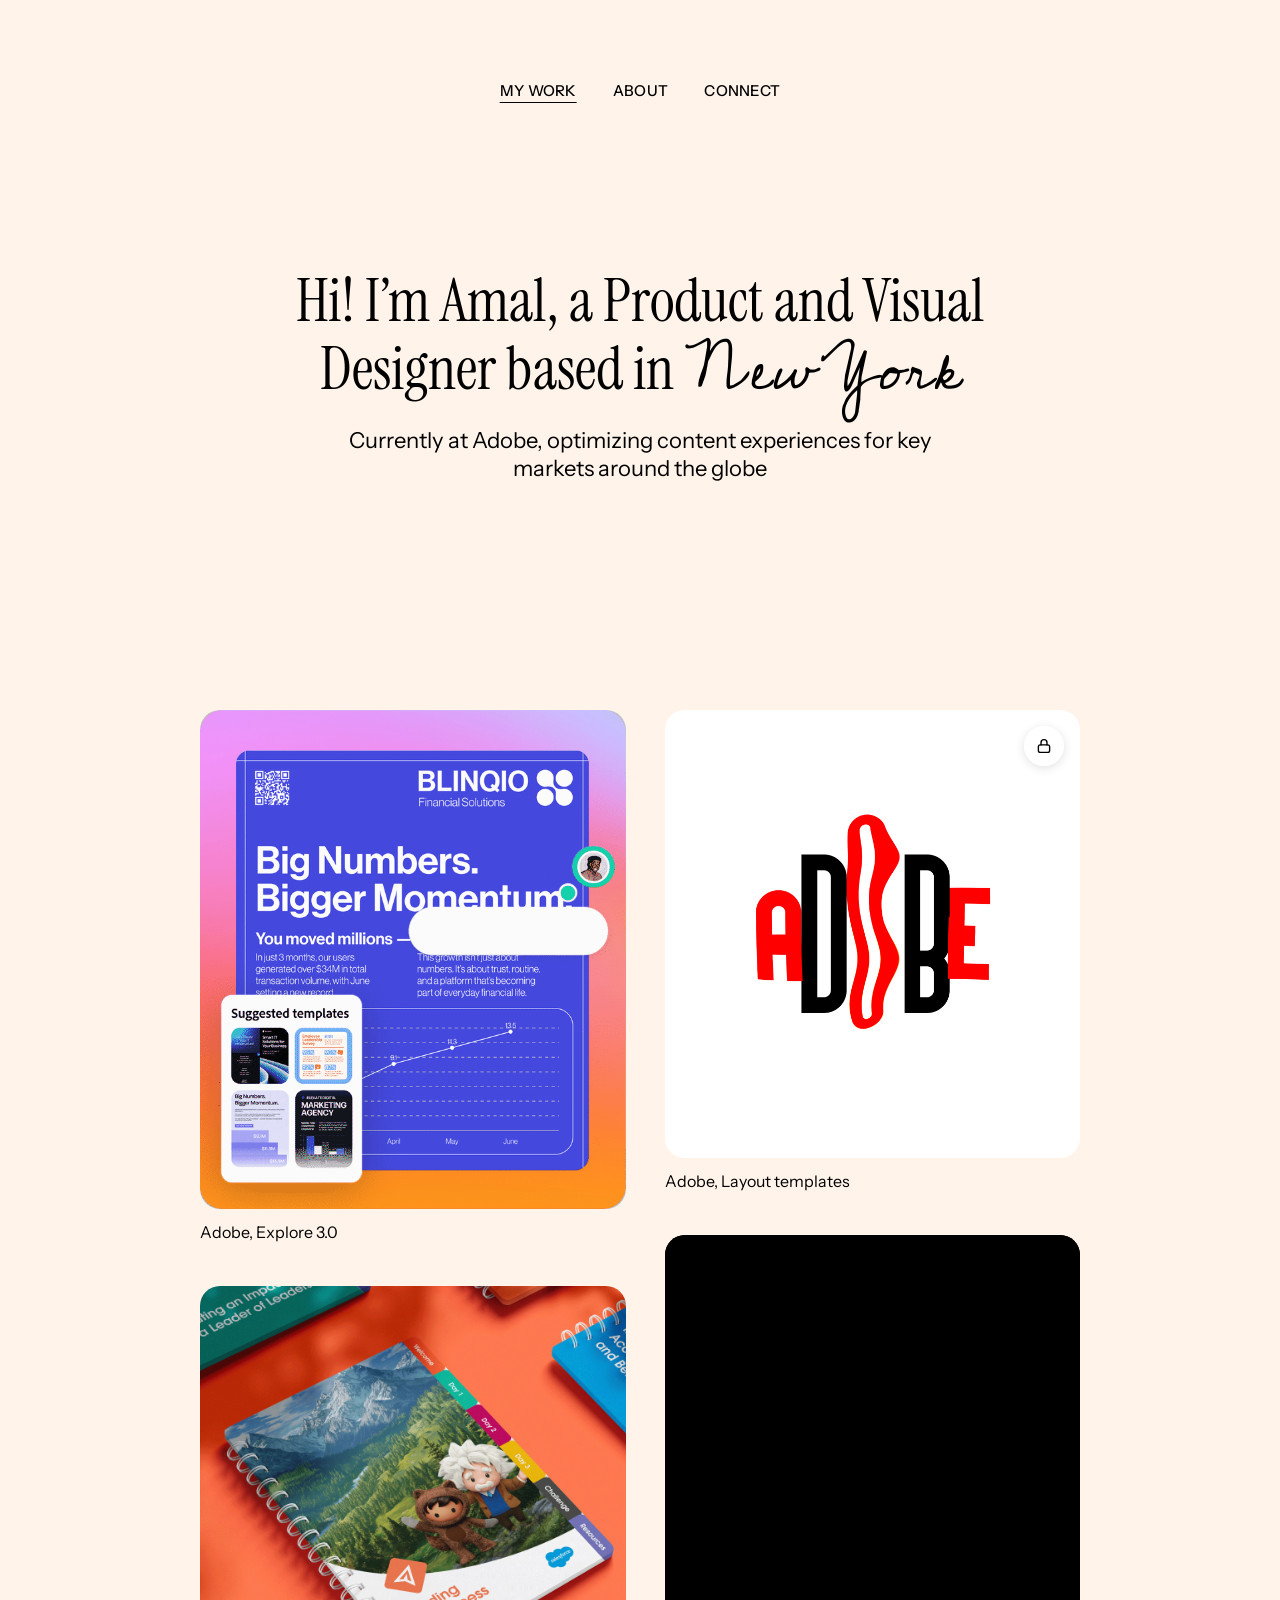
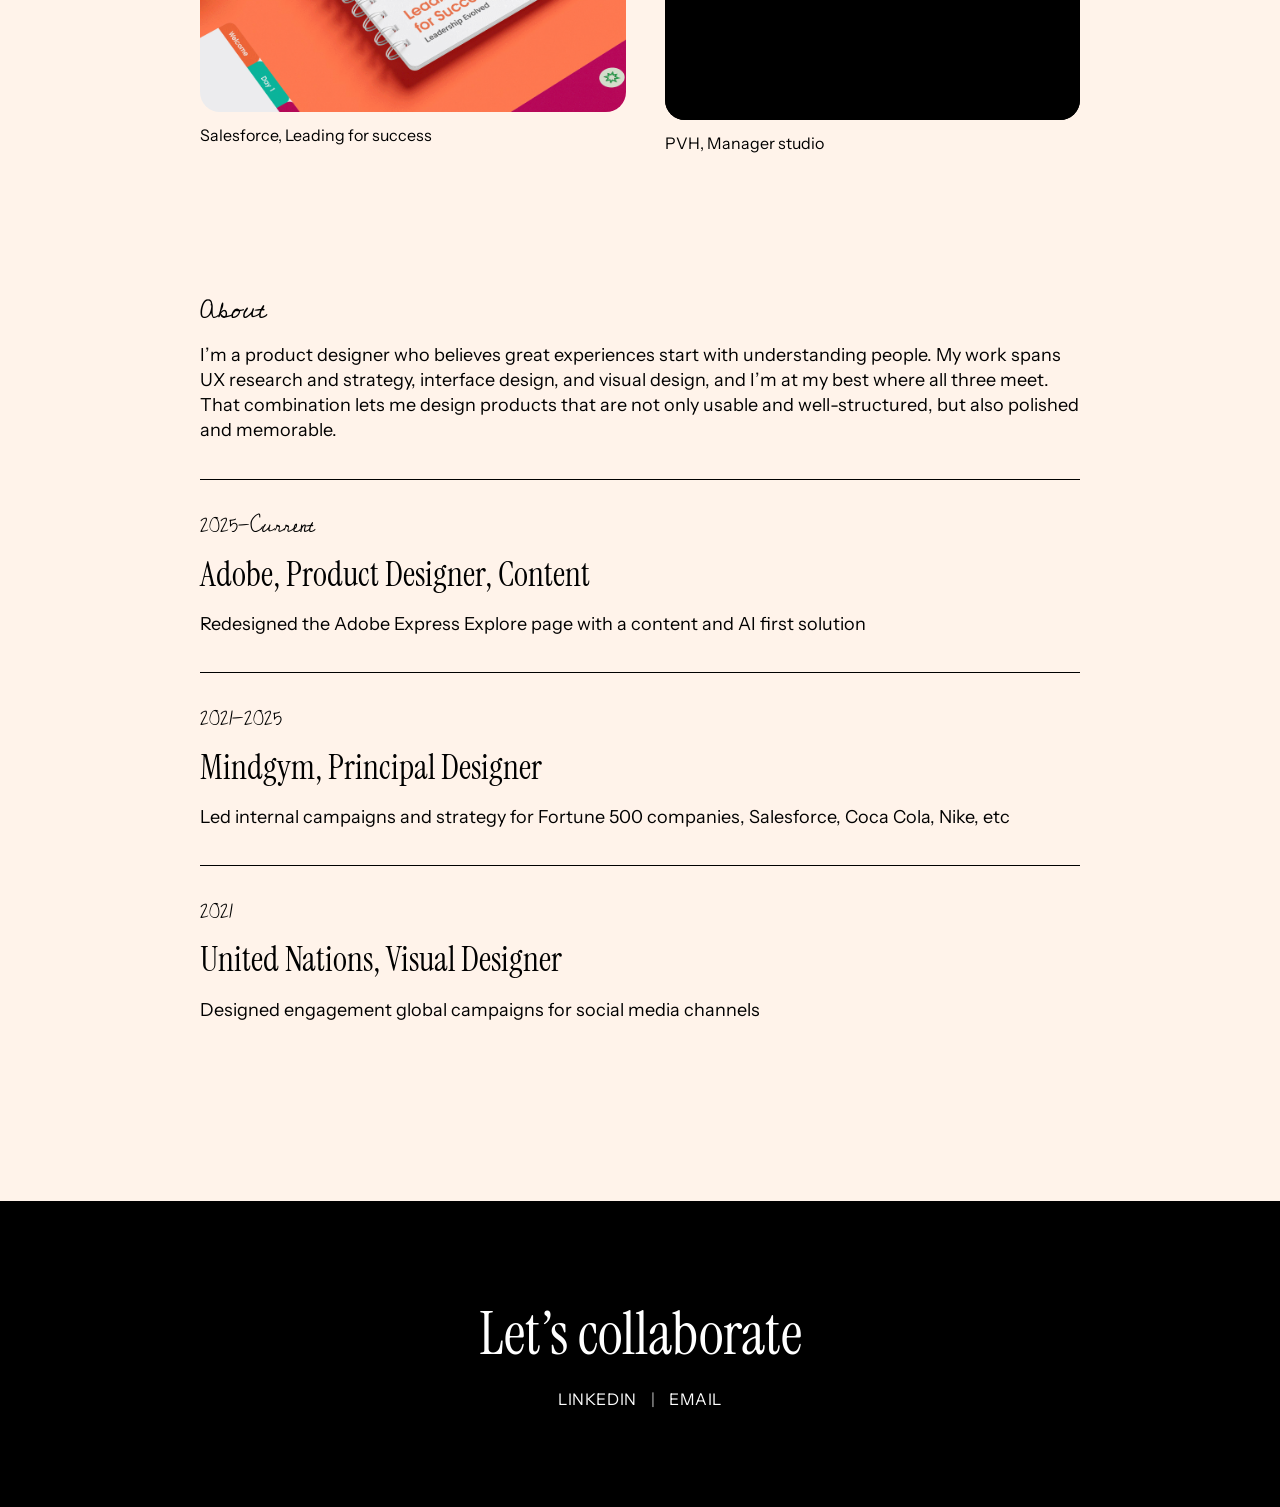
<file: index.html>
<!doctype html>
<html lang="en">
<head>
  <meta charset="utf-8">
  <meta name="viewport" content="width=device-width, initial-scale=1">
  <title>Amal Shaheedi — Product Designer</title>
  <meta name="description" content="Amal is a product designer based in NYC, currently at Adobe, optimizing content experiences for key markets around the globe.">
  <link rel="preconnect" href="https://fonts.googleapis.com">
  <link rel="preconnect" href="https://fonts.gstatic.com" crossorigin>
  <link href="https://fonts.googleapis.com/css2?family=Cedarville+Cursive&family=Instrument+Sans:wdth,wght@75..100,400..600&family=Instrument+Serif&display=swap" rel="stylesheet">
  <link rel="stylesheet" href="styles.css?v=3">
  <link rel="stylesheet" href="home.css?v=4">
</head>
<body class="home">
  <a class="skip" href="#work">Skip to content</a>

  <nav class="nav" aria-label="Primary">
    <ul>
      <li><a href="#work" data-section="work" class="is-active">My work</a></li>
      <li><a href="#about" data-section="about">About</a></li>
      <li><a href="#contact" data-section="contact">Connect</a></li>
    </ul>
  </nav>

  <main class="page" id="top">

    <header class="hero">
      <h1 class="reveal-hero">Hi! I’m Amal, a Product and Visual Designer based in <span class="script">New York</span></h1>
      <p class="sub reveal-hero">Currently at Adobe, optimizing content experiences for key markets around the globe</p>
    </header>

    <section class="work" id="work" aria-label="Selected work">
      <div class="col col--left">
        <figure class="item" data-reveal>
          <a class="card card--express" href="explore.html" style="--ar:504/590" aria-label="Adobe, Explore 3.0">
            <img src="assets/express-prompt.gif" alt="Adobe Express prompt interface suggesting “A blue modern infographic” with suggested templates" width="640" height="749">
          </a>
          <figcaption>Adobe, Explore 3.0</figcaption>
        </figure>
        <figure class="item" data-reveal>
          <a class="card" href="salesforce.html" style="--ar:1/1" aria-label="Salesforce, Leading for success">
            <img src="assets/card-adobe.png" alt="Spiral notebook with an illustration for Salesforce Trailhead" loading="lazy" width="1060" height="1028">
          </a>
          <figcaption>Salesforce, Leading for success</figcaption>
        </figure>
      </div>
      <div class="col col--right">
        <figure class="item" data-reveal>
          <a data-locked class="card card--adobe" href="smart-layouts.html" style="--ar:492/530" aria-label="Adobe, Layout templates">
            <img src="assets/adobe-wordmark.gif" alt="Animated Adobe wordmark" width="1600" height="1200">
          </a>
          <figcaption>Adobe, Layout templates</figcaption>
        </figure>
        <figure class="item" data-reveal>
          <a data-locked class="card" href="pvh.html" style="--ar:505/590;background:#000" aria-label="PVH, Manager studio">
            <video class="card__vid" src="assets/p4/hero.mp4" autoplay muted loop playsinline preload="metadata" aria-label="Manager Studio logo animation" width="1042" height="542"></video>
          </a>
          <figcaption>PVH, Manager studio</figcaption>
        </figure>
      </div>
    </section>

    <section class="about" id="about" aria-labelledby="about-h">
      <div class="block" data-reveal>
        <h2 id="about-h" class="script">About</h2>
        <p class="body">I’m a product designer who believes great experiences start with understanding people. My work spans UX research and strategy, interface design, and visual design, and I’m at my best where all three meet. That combination lets me design products that are not only usable and well-structured, but also polished and memorable.</p>
      </div>

      <div id="experience" class="jobs">
        <article class="job" data-reveal>
          <p class="body date script">2025-Current</p>
          <h2>Adobe, Product Designer, Content</h2>
          <p class="body">Redesigned the Adobe Express Explore page with a content and AI first solution</p>
        </article>
        <article class="job" data-reveal>
          <p class="body date script">2021-2025</p>
          <h2>Mindgym, Principal Designer</h2>
          <p class="body">Led internal campaigns and strategy for Fortune 500 companies, Salesforce, Coca Cola, Nike, etc</p>
        </article>
        <article class="job" data-reveal>
          <p class="body date script">2021</p>
          <h2>United Nations, Visual Designer</h2>
          <p class="body">Designed engagement global campaigns for social media channels</p>
        </article>
      </div>
    </section>
  </main>

  <footer class="contact" id="contact">
    <h2 data-reveal>Let’s collaborate</h2>
    <p class="links"><a href="https://www.linkedin.com/in/amalshaheedi" target="_blank" rel="noopener">LinkedIn</a> <span>|</span> <a href="mailto:amalshaheedi@gmail.com" data-copy>Email</a></p>
  </footer>

  <dialog class="pw" id="pw" aria-labelledby="pw-h">
    <form class="pw__box" method="dialog" novalidate>
      <span class="pw__icon" aria-hidden="true"><svg viewBox="0 0 24 24" width="22" height="22" fill="none" stroke="currentColor" stroke-width="1.8" stroke-linecap="round" stroke-linejoin="round"><rect x="4.5" y="10.5" width="15" height="10" rx="2.5"/><path d="M8 10.5V7.5a4 4 0 0 1 8 0v3"/></svg></span>
      <h2 id="pw-h">This case study is protected</h2>
      <p>Enter the password to view it.</p>
      <label class="pw__field"><span class="sr">Password</span><input id="pw-input" type="password" autocomplete="current-password" placeholder="Password" required></label>
      <p class="pw__err" id="pw-err" role="alert" hidden>That password isn’t right. Try again.</p>
      <div class="pw__actions">
        <button type="button" class="pw__btn pw__btn--ghost" value="cancel" id="pw-cancel">Cancel</button>
        <button type="submit" class="pw__btn" id="pw-submit">Unlock</button>
      </div>
    </form>
  </dialog>
  <script src="main.js?v=3"></script>
</body>
</html>
</file>
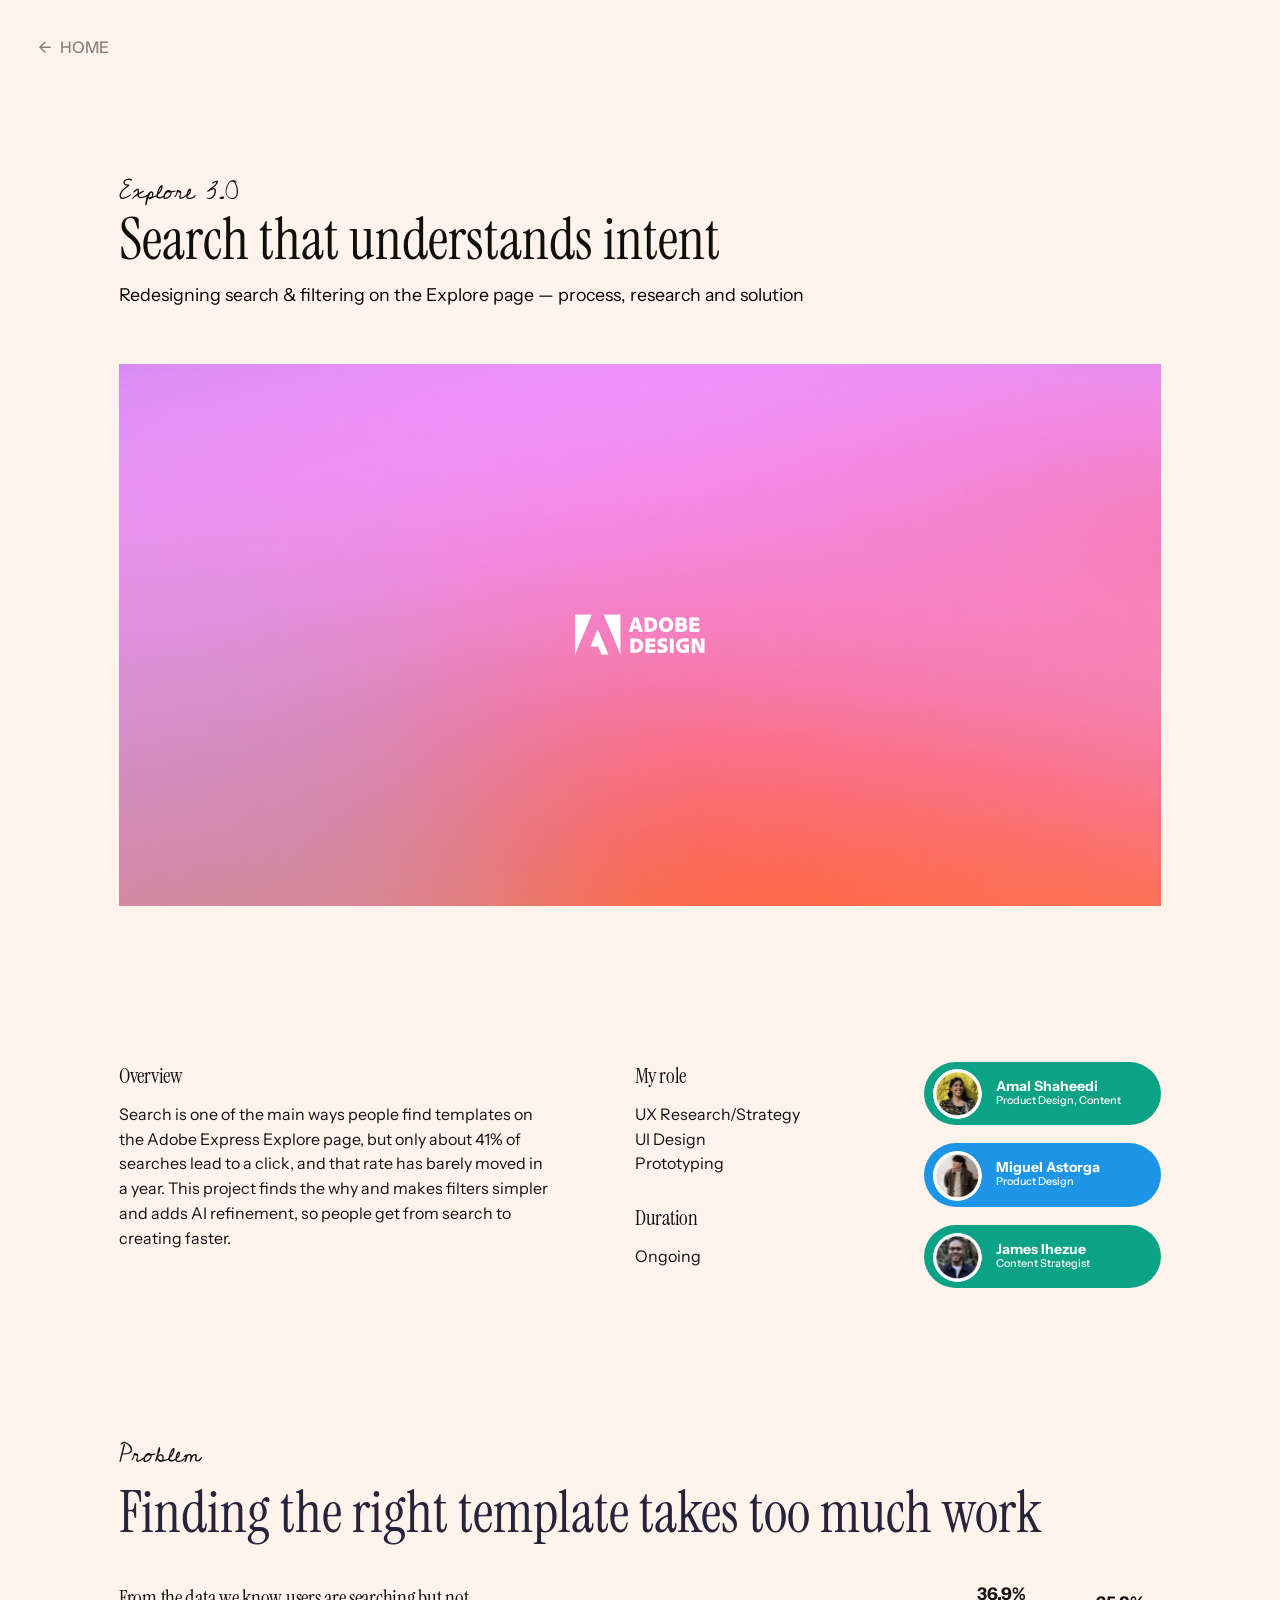
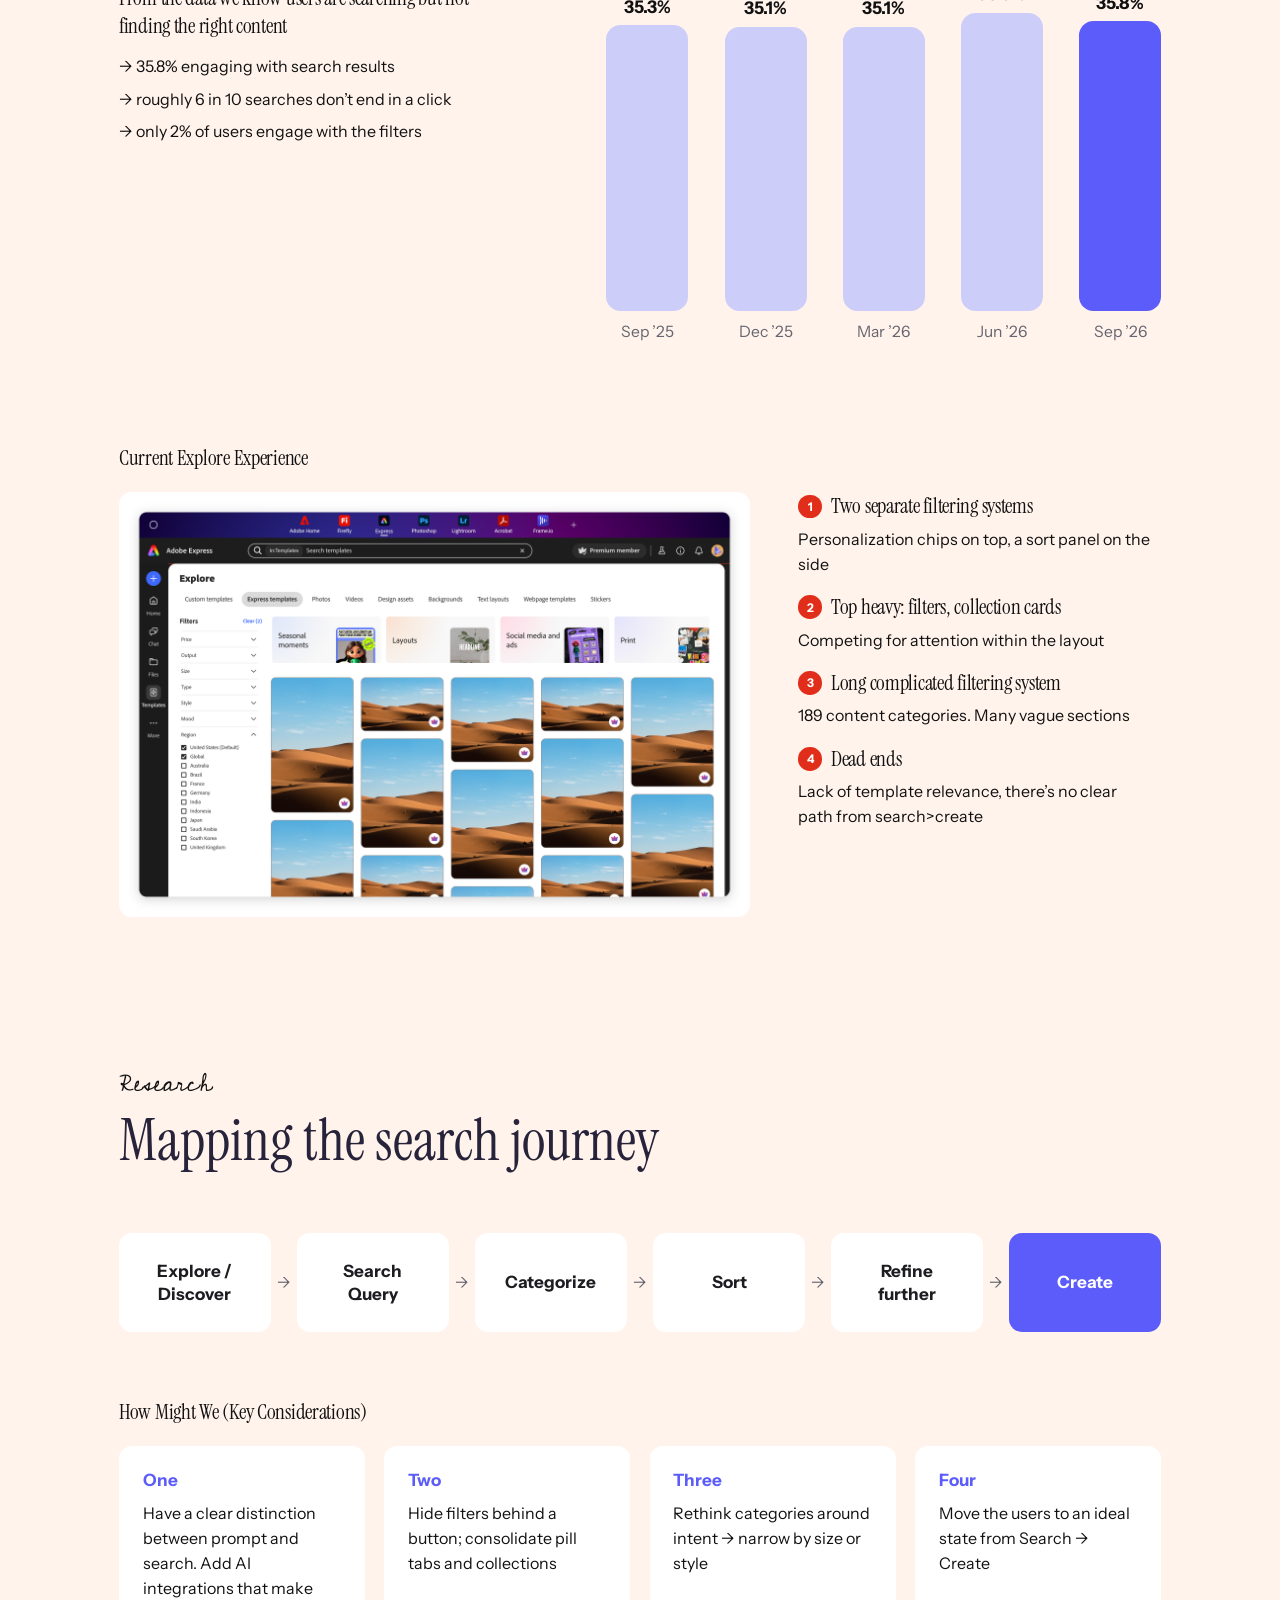
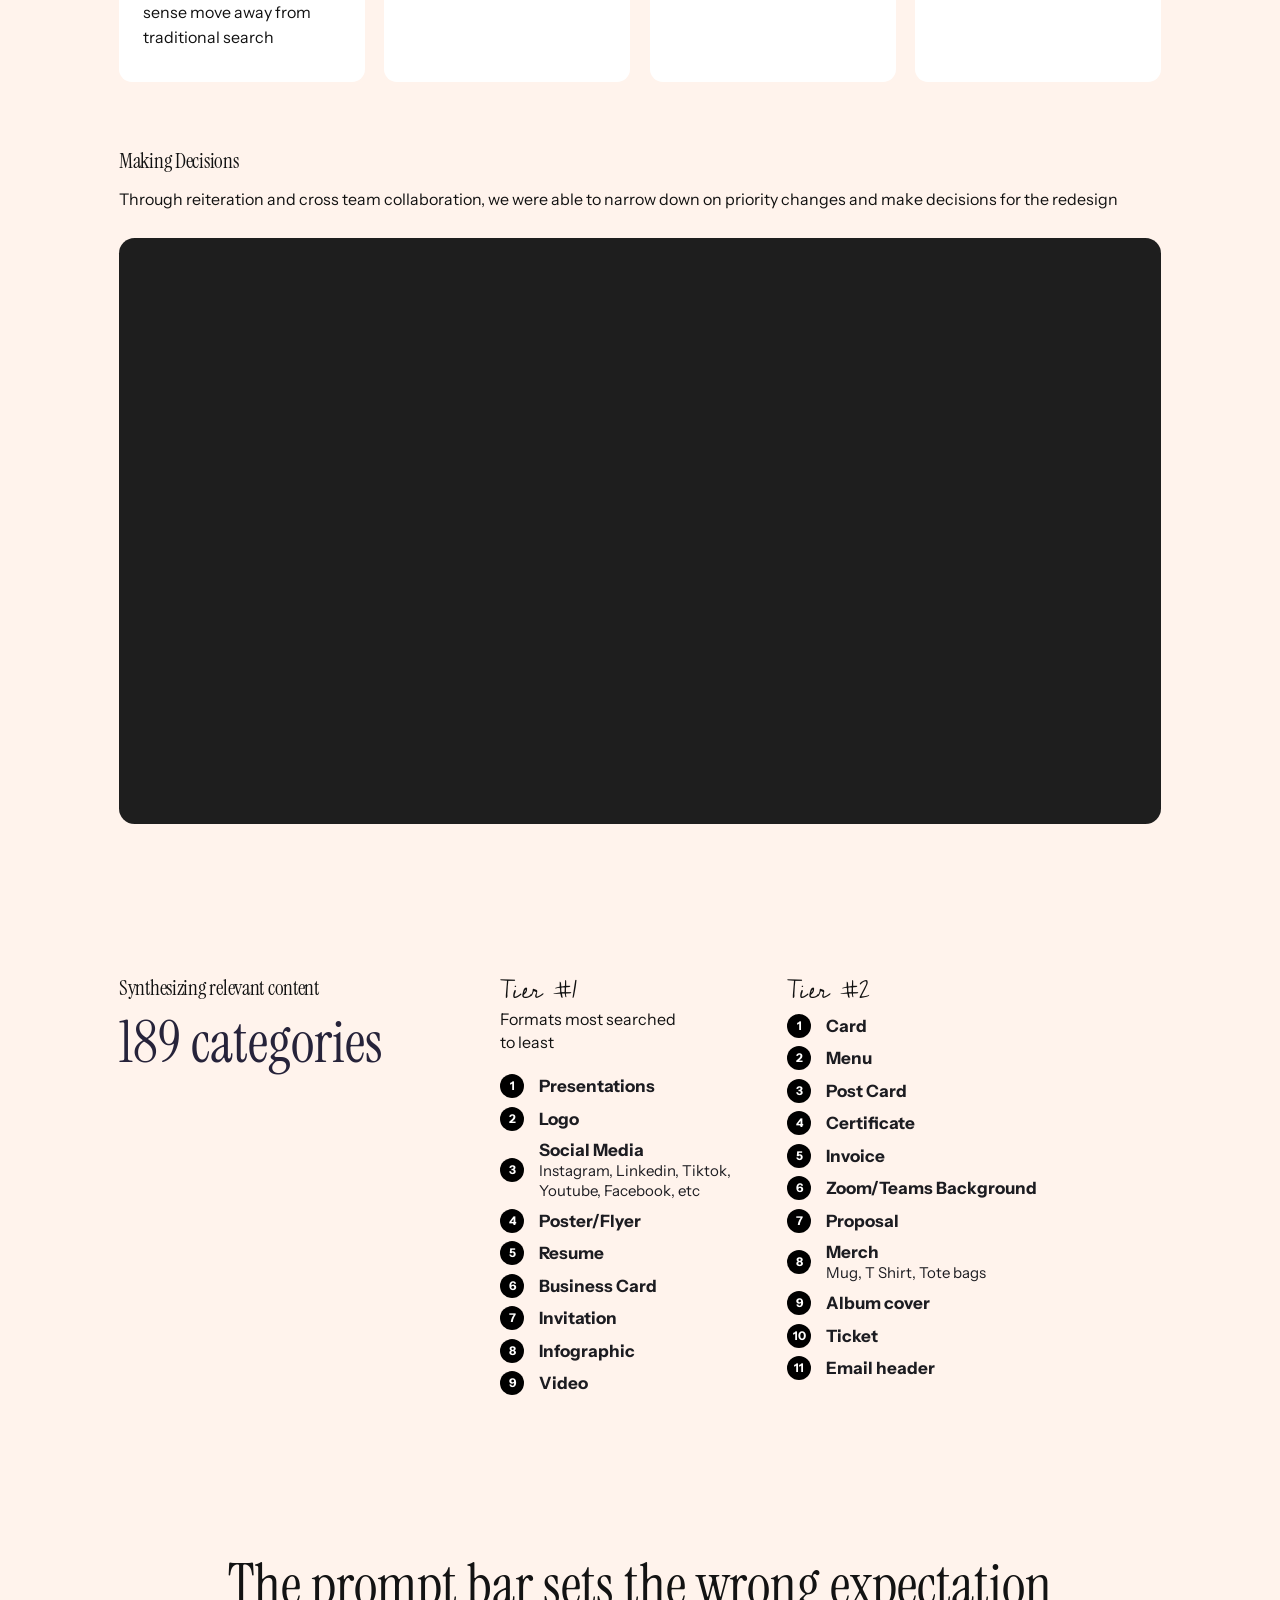
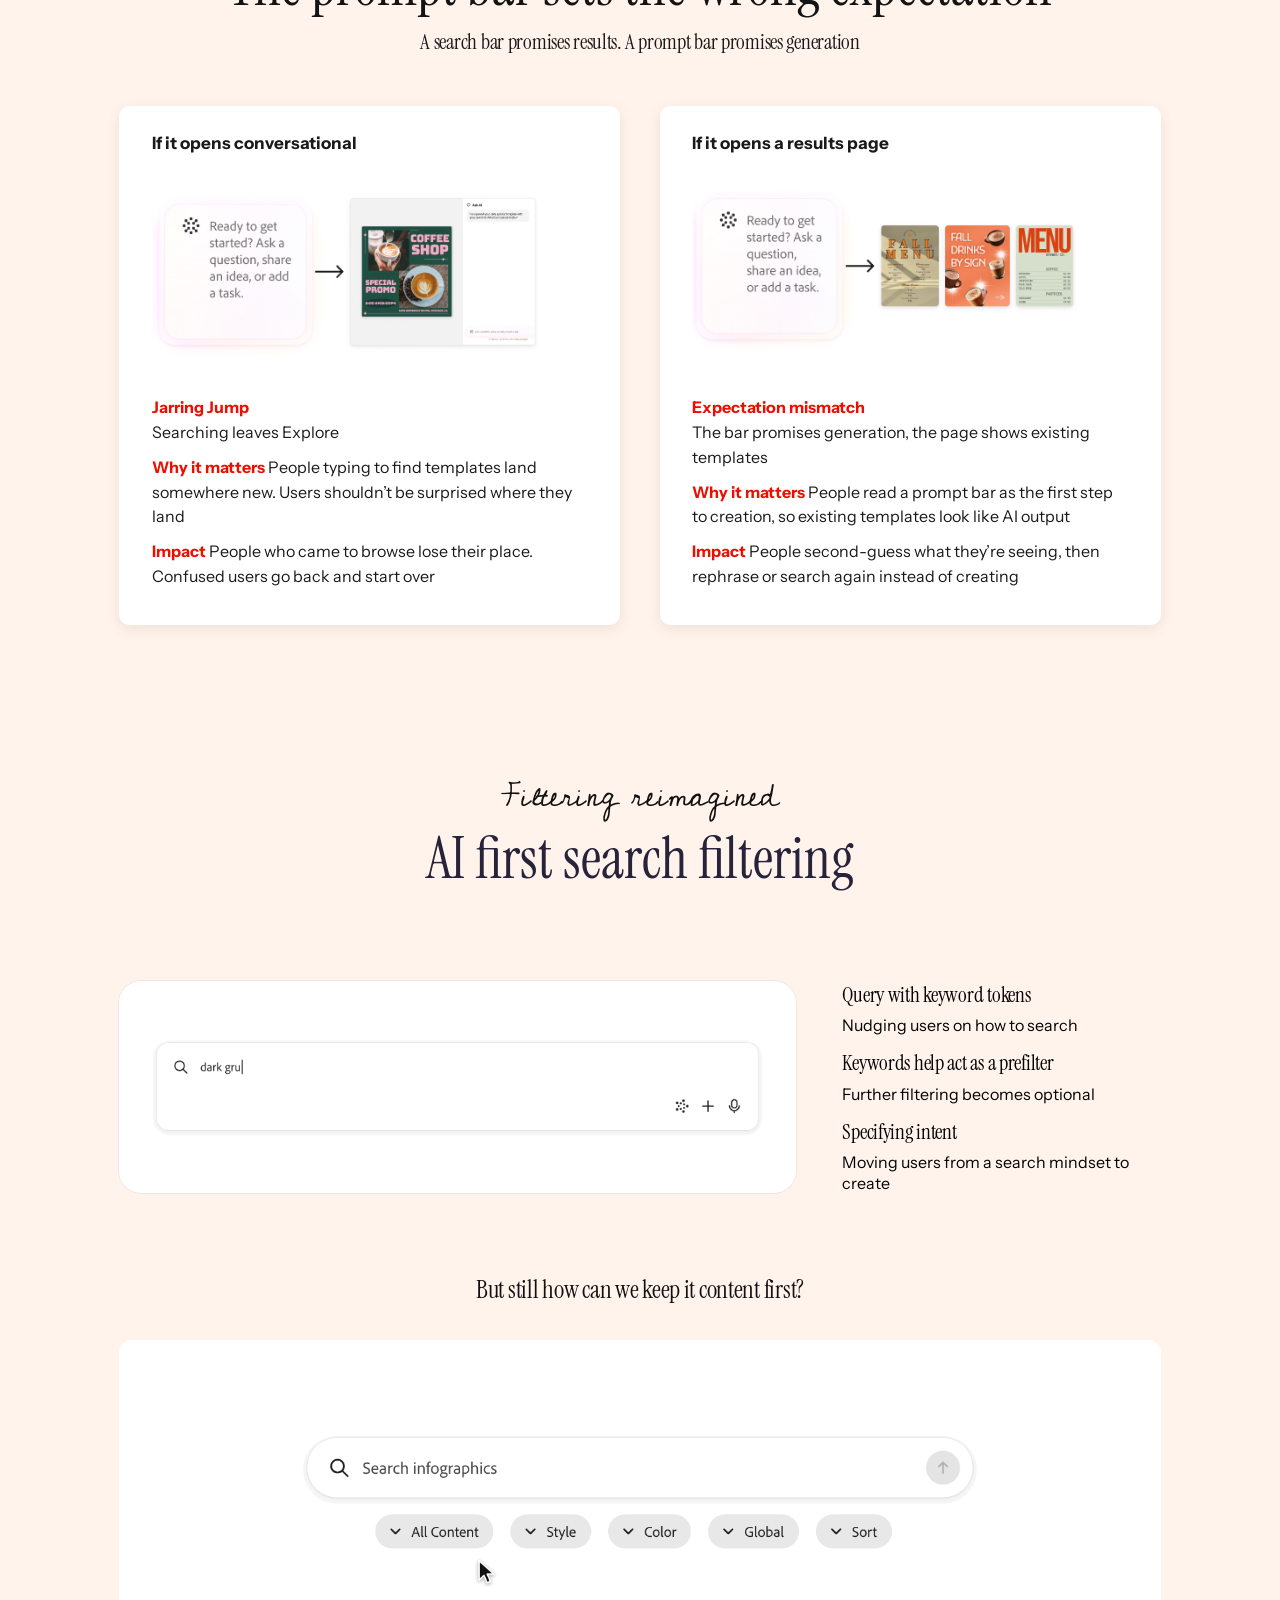
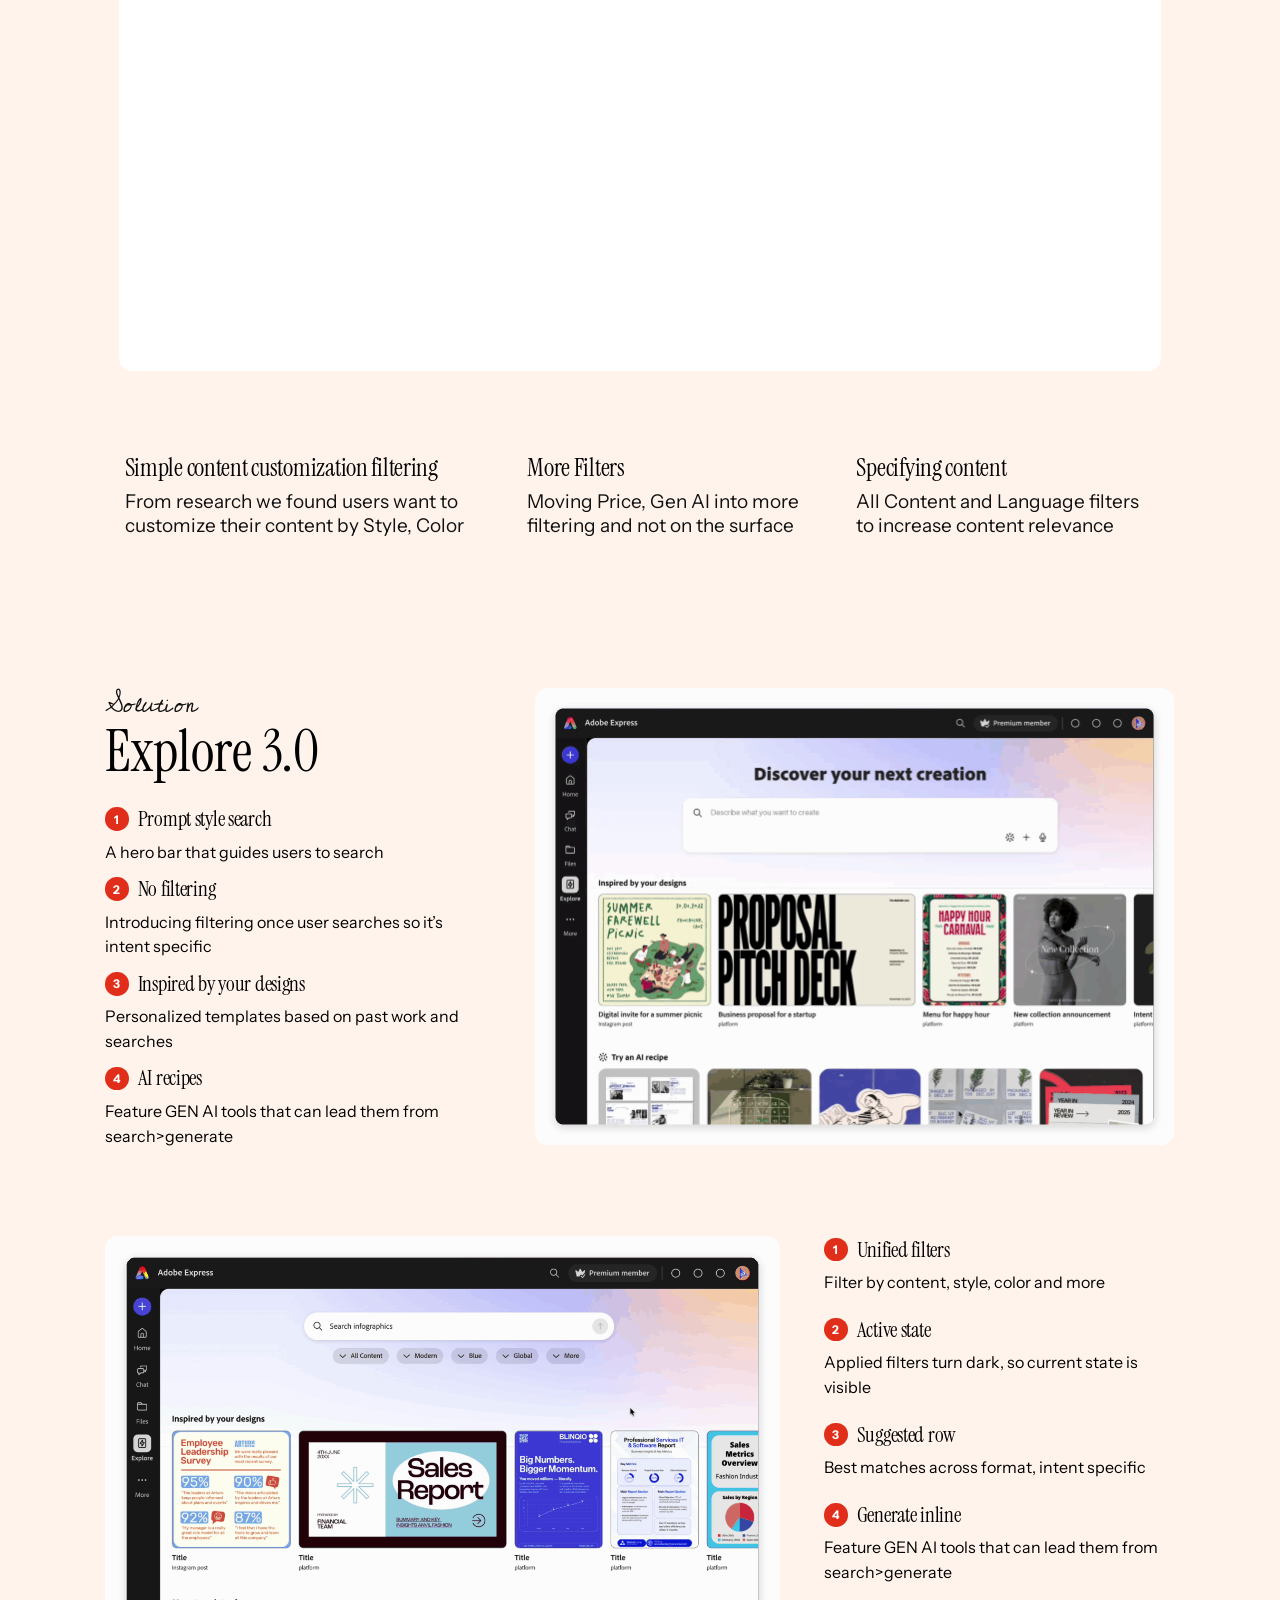
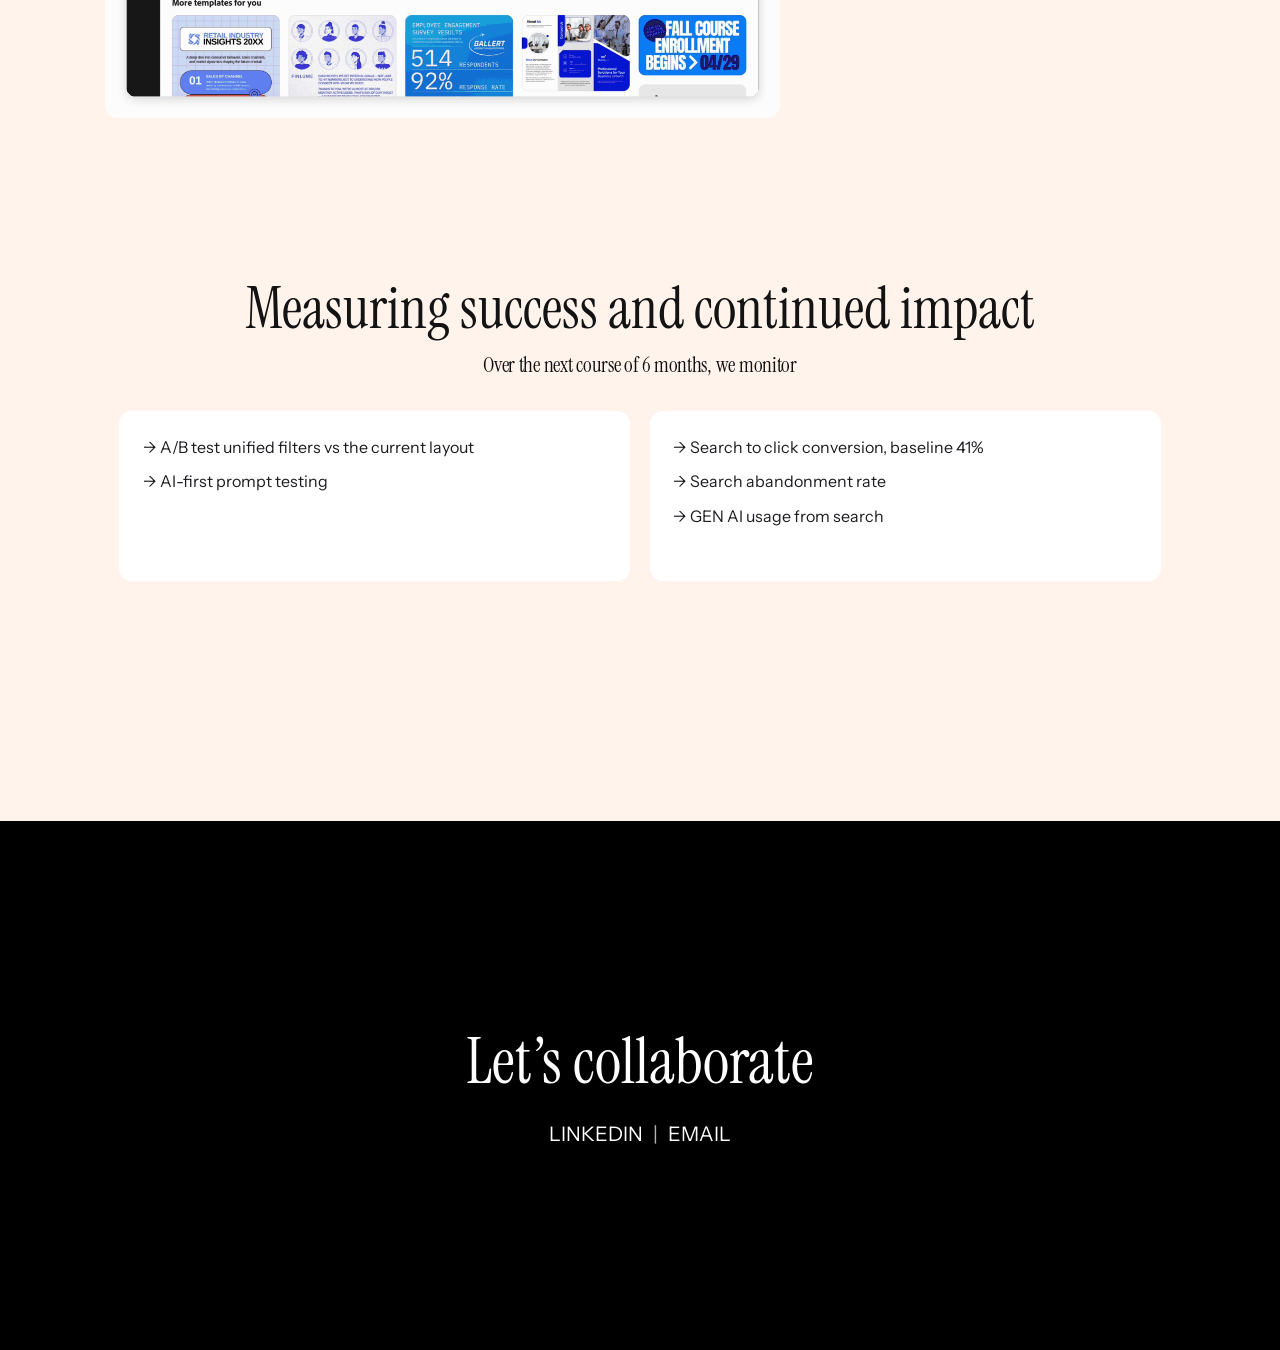
<file: explore.html>
<!doctype html>
<html lang="en">
<head>
  <meta charset="utf-8">
  <meta name="viewport" content="width=device-width, initial-scale=1">
  <title>Explore 3.0 — Amal Shaheedi</title>
  <meta name="description" content="Redesigning search and filtering on the Adobe Express Explore page — process, research and solution.">
  <link rel="preconnect" href="https://fonts.googleapis.com">
  <link rel="preconnect" href="https://fonts.gstatic.com" crossorigin>
  <link href="https://fonts.googleapis.com/css2?family=Cedarville+Cursive&family=Instrument+Sans:wdth,wght@75..100,400..700&family=Instrument+Serif:ital@0;1&display=swap" rel="stylesheet">
  <link rel="stylesheet" href="case.css?v=47">
</head>
<body class="case">
  <a class="skip" href="#overview">Skip to content</a>

  <a class="back" href="index.html"><span aria-hidden="true">←</span> Home</a>

  <nav class="snav" aria-label="Sections">
    <a href="#overview" class="is-active">Overview</a>
    <a href="#problem">Problem</a>
    <a href="#research">Research</a>
    <a href="#prompt">Discovery</a>
    <a href="#filtering">Solution</a>
  </nav>

  <div class="page" id="page">
    <header class="sec hero">
      <div class="hero__text">
        <p class="script in">Explore 3.0</p>
        <h1 class="in">Search that understands intent</h1>
        <p class="lede in">Redesigning search &amp; filtering on the Explore page — process, research and solution</p>
      </div>
      <video class="hero__img in" src="assets/p1/hero-gradient.mp4" poster="assets/p1/hero-gradient.png" autoplay muted loop playsinline aria-label="Adobe Design" width="1042" height="542"></video>
    </header>

    <section class="sec overview" id="overview">
      <div data-reveal>
        <h3 class="h4">Overview</h3>
        <p>Search is one of the main ways people find templates on the Adobe Express Explore page, but only about 41% of searches lead to a click, and that rate has barely moved in a year. This project finds the why and makes filters simpler and adds AI refinement, so people get from search to creating faster.</p>
      </div>
      <div data-reveal>
        <h3 class="h4">My role</h3>
        <ul><li>UX Research/Strategy</li><li>UI Design</li><li>Prototyping</li></ul>
        <h3 class="h4 gap">Duration</h3>
        <p>Ongoing</p>
      </div>
      <div data-reveal>
        <div class="person person--teal"><span class="av"><img src="assets/p1/av-011d2.png" alt=""><img src="assets/p1/av-b8d90.png" alt="Amal Shaheedi"></span><span><b>Amal Shaheedi</b><small>Product Design, Content</small></span></div>
        <div class="person person--blue"><span class="av"><img src="assets/p1/av-011d2.png" alt=""><img src="assets/p1/av-c00eb.png" alt="Miguel Astorga"></span><span><b>Miguel Astorga</b><small>Product Design</small></span></div>
        <div class="person person--teal"><span class="av"><img src="assets/p1/av-011d2.png" alt=""><img src="assets/p1/av-57964.png" alt="James Ihezue"></span><span><b>James Ihezue</b><small>Content Strategist</small></span></div>
      </div>
    </section>

    <section class="sec problem" id="problem">
      <header class="problem__head" data-reveal>
        <p class="script">Problem</p>
        <h2 class="h3">Finding the right template takes too much work</h2>
      </header>
      <div class="data" data-reveal>
        <div class="data__list">
          <h3 class="h4">From the data we know users are searching but not finding the right content</h3>
          <ul class="arrows">
            <li>→ 35.8% engaging with search results</li>
            <li>→ roughly 6 in 10 searches don’t end in a click</li>
            <li>→ only 2% of users engage with the filters</li>
          </ul>
        </div>
        <figure class="chart" aria-label="Search engagement rate by month"><div class="bar" style="--i:0;--h:285.6"><span>35.3%</span><i></i><em>Sep ’25</em></div><div class="bar" style="--i:1;--h:283.9"><span>35.1%</span><i></i><em>Dec ’25</em></div><div class="bar" style="--i:2;--h:283.9"><span>35.1%</span><i></i><em>Mar ’26</em></div><div class="bar" style="--i:3;--h:298.5"><span>36.9%</span><i></i><em>Jun ’26</em></div><div class="bar is-hi" style="--i:4;--h:289.6"><span>35.8%</span><i></i><em>Sep ’26</em></div></figure>
      </div>

      <div class="audit" data-reveal>
        <figure class="shot">
          <figcaption class="h4">Current Explore Experience</figcaption>
          <img class="shot__framed" src="assets/p1/audit-current-framed.png" alt="The current Adobe Express Explore page with filters, collections and template grid" width="1280" height="860">
        </figure>
        <ol class="notes"><li><div class="row"><span class="num">1</span><h4 class="h4">Two separate filtering systems</h4></div><p>Personalization chips on top, a sort panel on the side</p></li><li><div class="row"><span class="num">2</span><h4 class="h4">Top heavy: filters, collection cards</h4></div><p>Competing for attention within the layout</p></li><li><div class="row"><span class="num">3</span><h4 class="h4">Long complicated filtering system</h4></div><p>189 content categories. Many vague sections</p></li><li><div class="row"><span class="num">4</span><h4 class="h4">Dead ends</h4></div><p>Lack of template relevance, there’s no clear path from search&gt;create</p></li></ol>
      </div>
    </section>

    <section class="sec research" id="research">
      <header class="research__head" data-reveal>
        <p class="script">Research</p>
        <h2 class="h3">Mapping the search journey</h2>
      </header>
      <ol class="journey" data-reveal><li>Explore / Discover</li><li class="arr" aria-hidden="true">→</li><li><span>Search<br>Query</span></li><li class="arr" aria-hidden="true">→</li><li>Categorize</li><li class="arr" aria-hidden="true">→</li><li>Sort</li><li class="arr" aria-hidden="true">→</li><li><span>Refine<br>further</span></li><li class="arr" aria-hidden="true">→</li><li class="is-end">Create</li></ol>
      <div class="hmw" data-reveal>
        <h3 class="h4">How Might We (Key Considerations)</h3>
        <div class="hmw__grid">
          <article><h4>One</h4><p>Have a clear distinction between prompt and search. Add AI integrations that make sense move away from traditional search</p></article>
          <article><h4>Two</h4><p>Hide filters behind a button; consolidate pill tabs and collections</p></article>
          <article><h4>Three</h4><p>Rethink categories around intent → narrow by size or style</p></article>
          <article><h4>Four</h4><p>Move the users to an ideal state from Search → Create</p></article>
        </div>
      </div>
      <div class="decisions" data-reveal>
        <h3 class="h4">Making Decisions</h3>
        <p>Through reiteration and cross team collaboration, we were able to narrow down on priority changes and make decisions for the redesign</p>
        <div class="decisions__box"><video src="assets/p1/decisions.mp4" width="1920" height="1368" autoplay muted loop playsinline preload="metadata" aria-label="Walkthrough of concept explorations and design decisions"></video></div>
      </div>
    </section>

    <section class="sec prompt" id="prompt">
      <div class="cats" data-reveal>
        <div class="cats__intro">
          <h3 class="h4">Synthesizing relevant content</h3>
          <p class="stat">189 categories</p>
        </div>
        <div class="tiers">
          <div class="tier">
            <h3 class="script">Tier #1</h3>
            <p class="sub">Formats most searched<br>to least</p>
            <ol class="rank"><li><span>Presentations</span></li><li><span>Logo</span></li><li><span>Social Media<small>Instagram, Linkedin, Tiktok, Youtube, Facebook, etc</small></span></li><li><span>Poster/Flyer</span></li><li><span>Resume</span></li><li><span>Business Card</span></li><li><span>Invitation</span></li><li><span>Infographic</span></li><li><span>Video</span></li></ol>
          </div>
          <div class="tier tier--b">
            <h3 class="script">Tier #2</h3>
            <ol class="rank"><li><span>Card</span></li><li><span>Menu</span></li><li><span>Post Card</span></li><li><span>Certificate</span></li><li><span>Invoice</span></li><li><span>Zoom/Teams Background</span></li><li><span>Proposal</span></li><li><span>Merch<small>Mug, T Shirt, Tote bags</small></span></li><li><span>Album cover</span></li><li><span>Ticket</span></li><li><span>Email header</span></li></ol>
          </div>
        </div>
      </div>
      <header class="prompt__head" data-reveal>
        <h2>The prompt bar sets the wrong expectation</h2>
        <p>A search bar promises results. A prompt bar promises generation</p>
      </header>
      <div class="two">
        <article class="panel" data-reveal>
          <h3>If it opens conversational</h3>
          <img src="assets/p1/fig-prompt-a.png" alt="Prompt bar leading into an AI assistant editor" loading="lazy" width="450" height="190">
          <dl class="why">
            <dt>Jarring Jump</dt><dd>Searching leaves Explore</dd>
            <dd><b class="red">Why it matters</b> People typing to find templates land somewhere new. Users shouldn’t be surprised where they land</dd>
            <dd><b class="red">Impact</b> People who came to browse lose their place. Confused users go back and start over</dd>
          </dl>
        </article>
        <article class="panel" data-reveal>
          <h3>If it opens a results page</h3>
          <img src="assets/p1/fig-prompt-b.png" alt="Prompt bar leading into a page of existing templates" loading="lazy" width="460" height="190">
          <dl class="why">
            <dt>Expectation mismatch</dt><dd>The bar promises generation, the page shows existing templates</dd>
            <dd><b class="red">Why it matters</b> People read a prompt bar as the first step to creation, so existing templates look like AI output</dd>
            <dd><b class="red">Impact</b> People second-guess what they’re seeing, then rephrase or search again instead of creating</dd>
          </dl>
        </article>
      </div>
    </section>

    <section class="sec filtering" id="filtering">
      <header class="fhead" data-reveal>
        <p class="script">Filtering reimagined</p>
        <h2 class="h3">AI first search filtering</h2>
      </header>
      <div class="ftop" data-reveal>
        <div class="ftop__card"><img class="ftop__gif" src="assets/p1/keyword-prompt@2x.gif" alt="Animation: typing “dark grungy halloween social post black” while AI suggests keyword chips; clicking “More Spooky” adds it to the prompt" loading="lazy" width="900" height="280"></div>
        <ul class="points">
          <li><h4>Query with keyword tokens</h4><p>Nudging users on how to search</p></li>
          <li><h4>Keywords help act as a prefilter</h4><p>Further filtering becomes optional</p></li>
          <li><h4>Specifying intent</h4><p>Moving users from a search mindset to create</p></li>
        </ul>
      </div>
      <div class="fmid" data-reveal>
        <h3 class="h4">But still how can we keep it content first?</h3>
        <div class="fcard">
          <img class="fcard__gif" src="assets/p1/content-filter-expanded@2x.gif" alt="Animated demo: opening the All Content filter and typing “Instagram” to narrow it to Reels, Portrait Posts, Square Posts and Story, then opening the Style, Color, Global and Sort filters in turn" width="760" height="500" loading="lazy">
        </div>
      </div>
      <div class="fbot" data-reveal>
        <div><h4 class="h4">Simple content customization filtering</h4><p>From research we found users want to customize their content by Style, Color</p></div>
        <div><h4 class="h4">More Filters</h4><p>Moving Price, Gen AI into more filtering and not on the surface</p></div>
        <div><h4 class="h4">Specifying content</h4><p>All Content and Language filters to increase content relevance</p></div>
      </div>
    </section>

    <section class="sec solution" id="solution">
      <div class="feat feat--a">
        <div class="feat__text" data-reveal>
          <p class="script">Solution</p>
          <h2 class="h3 h3--ink">Explore 3.0</h2>
          <ol class="items"><li><div class="row"><span class="num">1</span><h4 class="h4">Prompt style search</h4></div><p>A hero bar that guides users to search</p></li><li><div class="row"><span class="num">2</span><h4 class="h4">No filtering</h4></div><p>Introducing filtering once user searches so it’s intent specific</p></li><li><div class="row"><span class="num">3</span><h4 class="h4">Inspired by your designs</h4></div><p>Personalized templates based on past work and searches</p></li><li><div class="row"><span class="num">4</span><h4 class="h4">AI recipes</h4></div><p>Feature GEN AI tools that can lead them from search&gt;generate</p></li></ol>
        </div>
        <img class="mock mock--gif" src="assets/p1/explore-prompting@2x.gif" alt="Typing a prompt, adding keyword chips and loading results on the new Explore page" loading="lazy" width="1280" height="915" data-reveal>
      </div>
      <div class="feat feat--b">
        <img class="mock mock--gif" src="assets/p1/explore-filtering@2x.gif" alt="Opening the color filter, selecting red and the templates updating to red" loading="lazy" width="1280" height="915" data-reveal>
        <div class="feat__text" data-reveal>
          <ol class="items"><li><div class="row"><span class="num">1</span><h4 class="h4">Unified filters</h4></div><p>Filter by content, style, color and more</p></li><li><div class="row"><span class="num">2</span><h4 class="h4">Active state</h4></div><p>Applied filters turn dark, so current state is visible</p></li><li><div class="row"><span class="num">3</span><h4 class="h4">Suggested row</h4></div><p>Best matches across format, intent specific</p></li><li><div class="row"><span class="num">4</span><h4 class="h4">Generate inline</h4></div><p>Feature GEN AI tools that can lead them from search&gt;generate</p></li></ol>
        </div>
      </div>
    </section>

    <section class="sec impact" id="impact">
      <header class="impact__head" data-reveal>
        <h2>Measuring success and continued impact</h2>
        <p class="h4">Over the next course of 6 months, we monitor</p>
      </header>
      <div class="impact__cols" data-reveal>
        <div><p>→ A/B test unified filters vs the current layout</p><p>→ AI-first prompt testing</p></div>
        <div><p>→ Search to click conversion, baseline 41%</p><p>→ Search abandonment rate</p><p>→ GEN AI usage from search</p></div>
      </div>
    </section>
  </div>

  <footer class="foot" id="contact">
      <h2 data-reveal>Let’s collaborate</h2>
      <p><a href="https://www.linkedin.com/in/amalshaheedi" target="_blank" rel="noopener">LinkedIn</a><span>|</span><a href="mailto:amalshaheedi@gmail.com" data-copy>Email</a></p>
  </footer>

  <script src="case.js?v=3"></script>
  <script>
    const vids = document.querySelectorAll("video[autoplay]");
    const playAll = () => vids.forEach(v => { v.muted = true; v.play().catch(() => {}); });
    playAll();
    ["pointerdown", "keydown", "scroll", "touchstart"].forEach(e => addEventListener(e, playAll, { once: true, passive: true }));
  </script>
</body>
</html>
</file>
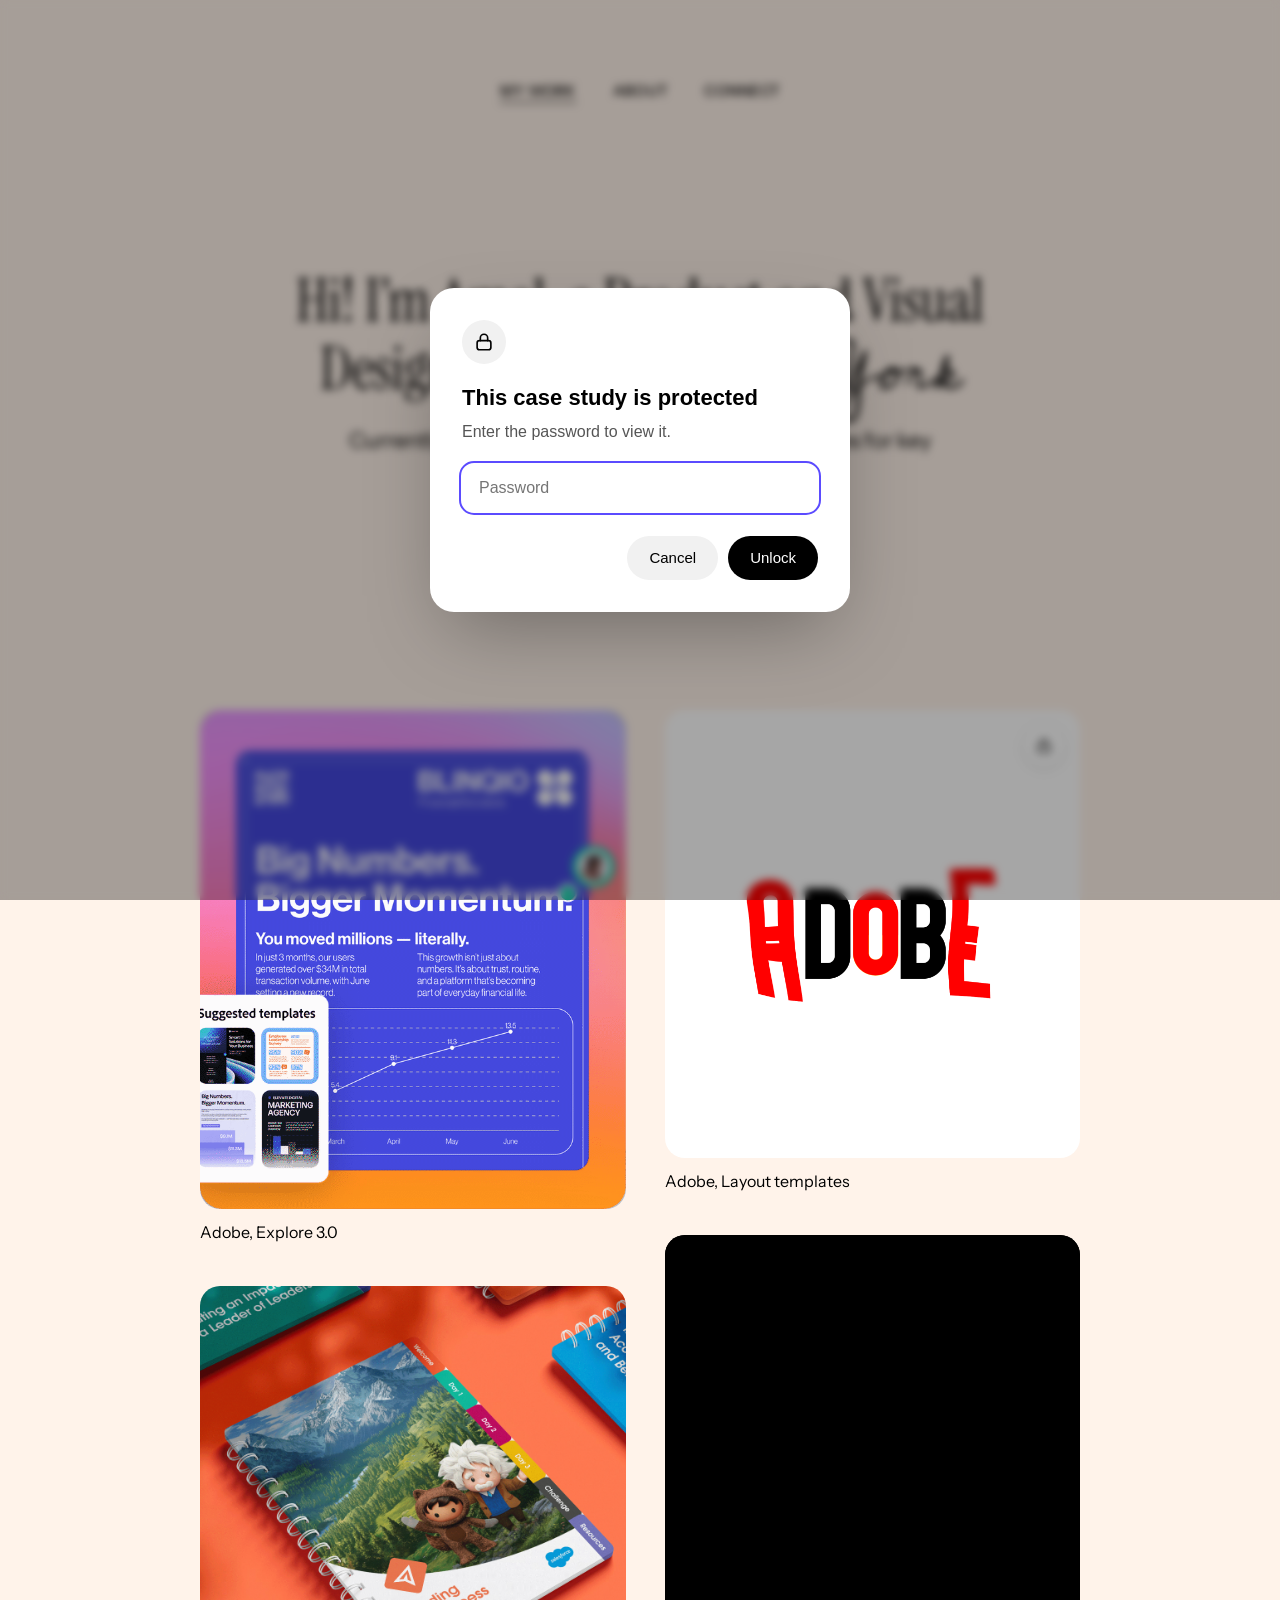
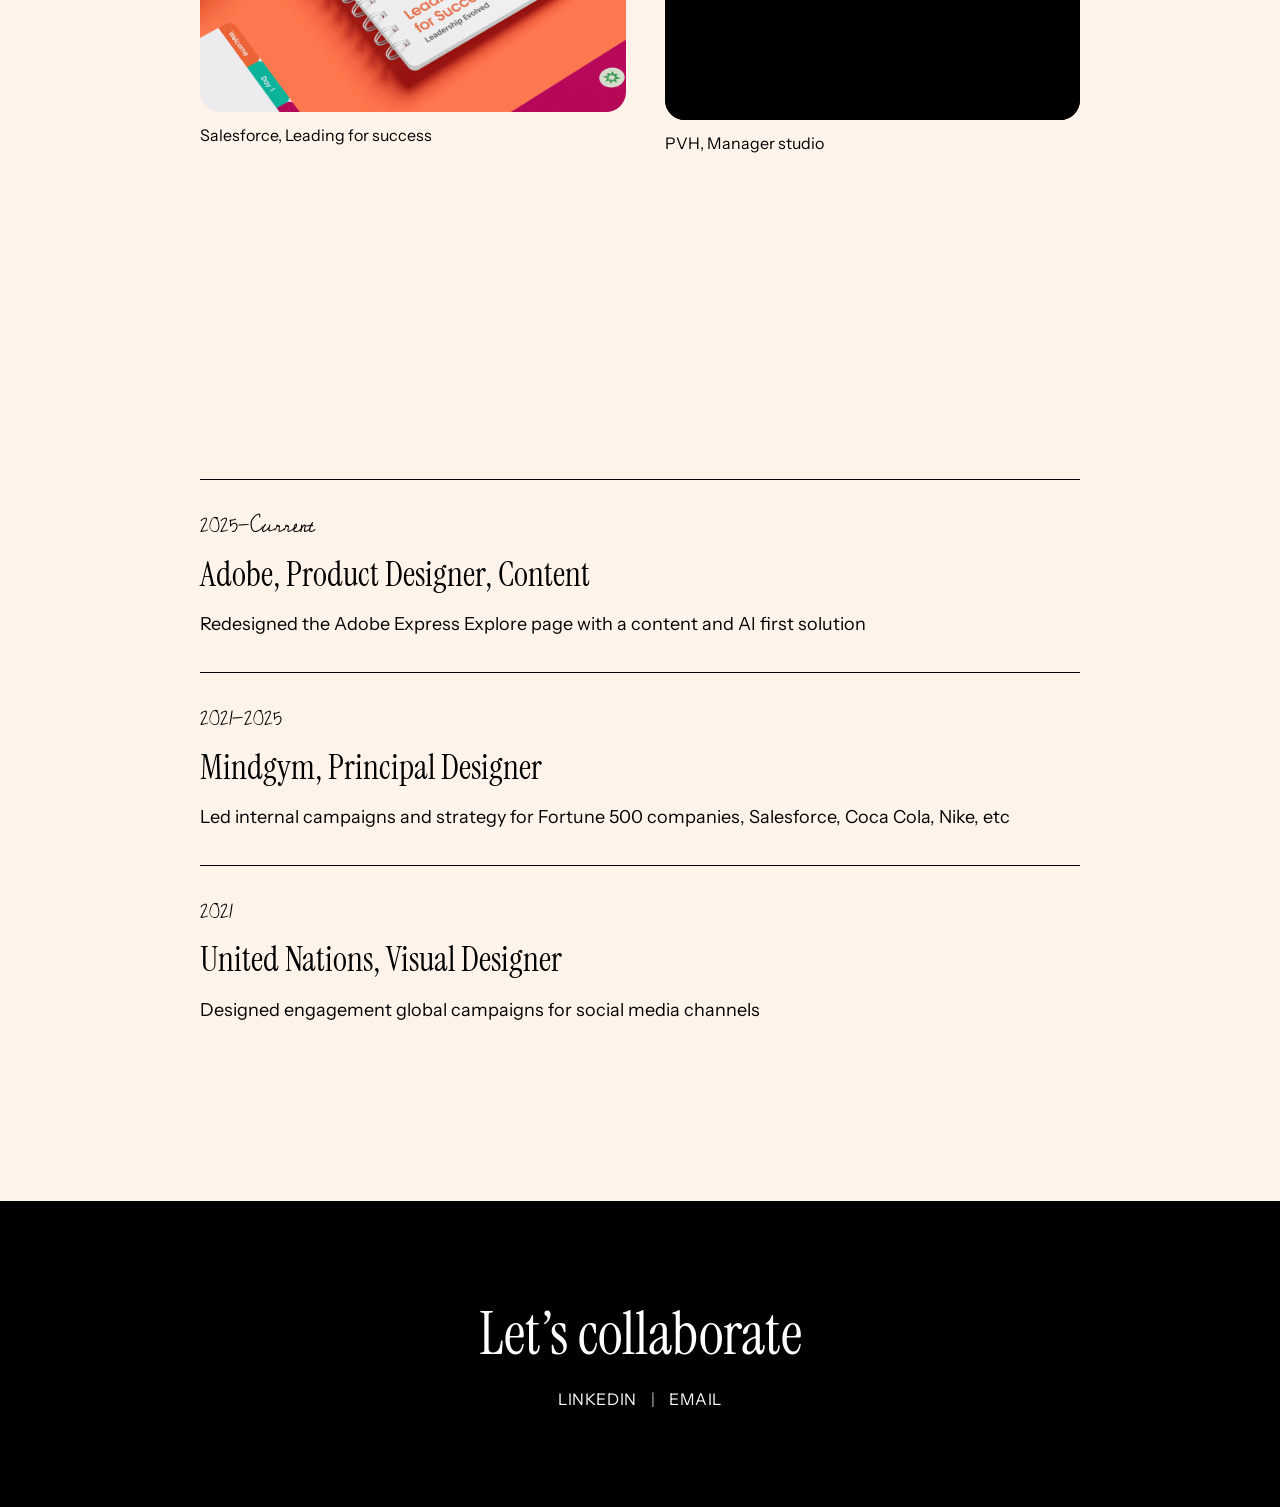
<file: pvh.html>
<!doctype html>
<html lang="en">
<head>
  <meta charset="utf-8">
  <meta name="viewport" content="width=device-width, initial-scale=1">
  <title>PVH, Manager Studio — Amal Shaheedi</title>
  <meta name="description" content="An internal brand identity for people managers at PVH (Calvin Klein + Tommy Hilfiger).">
  <script>if (sessionStorage.getItem("aw-unlocked") !== "1") location.replace("index.html?unlock=pvh.html");</script>
  <link rel="preconnect" href="https://fonts.googleapis.com">
  <link rel="preconnect" href="https://fonts.gstatic.com" crossorigin>
  <link href="https://fonts.googleapis.com/css2?family=Cedarville+Cursive&family=Instrument+Sans:wdth,wght@75..100,400..700&family=Instrument+Serif:ital@0;1&display=swap" rel="stylesheet">
  <link rel="stylesheet" href="case.css?v=47">
  <link rel="stylesheet" href="study.css?v=15">
</head>
<body class="case study">
  <a class="skip" href="#overview">Skip to content</a>

  <a class="back" href="index.html"><span aria-hidden="true">←</span> Home</a>

  <nav class="snav" aria-label="Sections">
    <a href="#overview" class="is-active">Overview</a>
    <a href="#objective">Objective</a>
    <a href="#process">Process</a>
    <a href="#branding">Branding</a>
    <a href="#impact">Impact</a>
  </nav>

  <div class="page" id="page">
    <header class="sec hero">
      <div class="hero__text">
        <p class="script in">PVH</p>
        <h1 class="in">Manager Studio</h1>
        <p class="lede in">Internal brand identity for managers at PVH (Calvin Klein + Tommy Hilfiger)</p>
      </div>
      <video class="hero__img hero__img--contain in" src="assets/p4/hero.mp4" autoplay muted playsinline aria-label="Manager Studio logo animation" width="1042" height="542" style="background:#000"></video>
    </header>

    <section class="sec overview" id="overview">
      <div data-reveal>
        <h3 class="h4">Overview</h3>
        <p>Managers across Calvin Klein and Tommy Hilfiger had no shared playbook for leading their teams. Manager Studio is an internal brand that gives them one home for expectations, support, and growth resources, shaped through a design thinking workshop with PVH.</p>
      </div>
      <div data-reveal>
        <h3 class="h4">My role</h3>
        <ul><li>Lead designer, strategist</li></ul>
        <h3 class="h4 gap">Duration</h3>
        <p>3 Weeks</p>
      </div>
      <div data-reveal>
        <div class="person person--teal"><span class="av"><img src="assets/p1/av-011d2.png" alt=""><img src="assets/p1/av-b8d90.png" alt="Amal Shaheedi"></span><span><b>Amal Shaheedi</b><small>Lead Designer</small></span></div>
        <div class="person person--blue person--solo"><span class="av av--ini" aria-hidden="true">EH</span><span><b>Ewa Hackworth</b></span></div>
        <div class="person person--teal person--solo"><span class="av av--ini" aria-hidden="true">TB</span><span><b>Tommy Browne</b></span></div>
        <div class="person person--blue person--solo"><span class="av av--ini" aria-hidden="true">DF</span><span><b>Dana Ferruzzi</b></span></div>
      </div>
    </section>

    <section class="sec stack" id="objective">
      <header class="shead" data-reveal>
        <p class="script">Key insights</p>
        <h2 class="h3">What the workshop surfaced</h2>
      </header>
      <p class="body" style="max-width:none" data-reveal>We conducted a design thinking workshop with the client to map out the current problem statement.</p>
      <div class="cards cards--plain" data-reveal>
        <article><span class="num">1</span><p>Inconsistent expectations</p></article>
        <article><span class="num">2</span><p>Ineffective support</p></article>
        <article><span class="num">3</span><p>Reactive over proactive</p></article>
      </div>
      <div class="statement statement--bare" data-reveal>
        <h3 class="h4">Problem statement</h3>
        <p>PVH lacks consistent management practices, with managers varying in skill, approach, and alignment to the PVH way</p>
      </div>
    </section>

    <section class="sec stack" id="solution">
      <header class="shead" data-reveal>
        <p class="script">Solution</p>
        <h2 class="h3">Know, Grow, Flow</h2>
      </header>
      <p class="body" style="max-width:none" data-reveal>Your go-to hub for people management at PVH. Find expectations, support, and growth resources all in one place.</p>
      <img class="venn" src="assets/p4/venn.png" alt="Three overlapping circles: Know, Grow and Flow" width="2000" height="956" loading="lazy" data-reveal style="width:min(560px,100%)">
      <div class="pillars" data-reveal>
        <div><h4>Know</h4><h5>Setting a foundation</h5><ul><li>Central organizational belief</li><li>Clear expectations for managers</li><li>Create an expression of purpose</li></ul></div>
        <div><h4>Grow</h4><h5>Making it happen</h5><ul><li>Create a learning culture &amp; ownership</li><li>Ensure psychological safety</li><li>Make it easy &amp; fun</li></ul></div>
        <div><h4>Flow</h4><h5>Desired shifts</h5><ul><li>Find talent match to purpose</li><li>Clear development pathways</li><li>Rewards for effective management</li></ul></div>
      </div>
    </section>

    <section class="sec stack" id="process">
      <header class="shead" data-reveal>
        <p class="script">Process</p>
        <h2 class="h3">Moodboard</h2>
      </header>
      <p class="body" style="max-width:none" data-reveal>I presented two distinct branding concepts, each tailored to the client’s vision and goals. Concept #1 was chosen for further development.</p>
      <figure class="frame" data-reveal><img src="assets/p4/moodboard.jpg" alt="Concept #1 moodboard: outlining, stitching, mapping out, blueprint and wayfinding references" width="1454" height="1083" loading="lazy"></figure>
    </section>

    <section class="sec stack" id="branding">
      <header class="shead" data-reveal>
        <p class="script">Branding</p>
        <h2 class="h3">Brand identity</h2>
      </header>
      <figure class="frame frame--dark" data-reveal><img src="assets/p4/stage.jpg" alt="Manager Studio “Welcome” identity on a large event stage screen" width="2400" height="1329" loading="lazy"></figure>
      <div class="gal gal--two" data-reveal>
        <img src="assets/p4/stickers.jpg" alt="Manager Studio and PVH round stickers" width="1600" height="898" loading="lazy">
        <img src="assets/p4/email.jpg" alt="Manager Studio email on a laptop" width="1600" height="898" loading="lazy">
      </div>
    </section>

    <section class="sec stack" id="impact">
      <header class="shead" data-reveal>
        <p class="script">Impact</p>
        <h2 class="h3">Paving the way for the next chapter</h2>
      </header>
      <p class="body" style="max-width:none" data-reveal>The success of Manager Studio has paved the way for future work for PVH. We are now developing the next chapter of this brand.</p>
      <div class="stats stats--hero" data-reveal>
        <div><b>118,623</b><span>Total site visits increased</span></div>
        <div><b>22%</b><span>Increase in unique viewers monthly</span></div>
      </div>
      <p class="kicker" data-reveal><b>3</b> sessions delivered: <b>106</b> total attendees</p>
      <div class="stats" data-reveal>
        <div><b>100%</b><span>Agreed that the session was a worthwhile investment of time</span></div>
        <div><b>100%</b><span>Agreed the knowledge gained helped build capabilities as a People Manager</span></div>
        <div><b>96%</b><span>Agreed the session met expectations</span></div>
        <div><b>100%</b><span>Agreed the insights gained directly apply to daily roles and responsibilities</span></div>
      </div>
    </section>
  </div>

  <footer class="foot" id="contact">
      <h2 data-reveal>Let’s collaborate</h2>
      <p><a href="https://www.linkedin.com/in/amalshaheedi" target="_blank" rel="noopener">LinkedIn</a><span>|</span><a href="mailto:amalshaheedi@gmail.com" data-copy>Email</a></p>
  </footer>

  <script src="case.js?v=3"></script>
  <script>
    const vids = document.querySelectorAll("video[autoplay]");
    const playAll = () => vids.forEach(v => { v.muted = true; v.play().catch(() => {}); });
    playAll();
    ["pointerdown", "keydown", "scroll", "touchstart"].forEach(e => addEventListener(e, playAll, { once: true, passive: true }));
  </script>
</body>
</html>
</file>
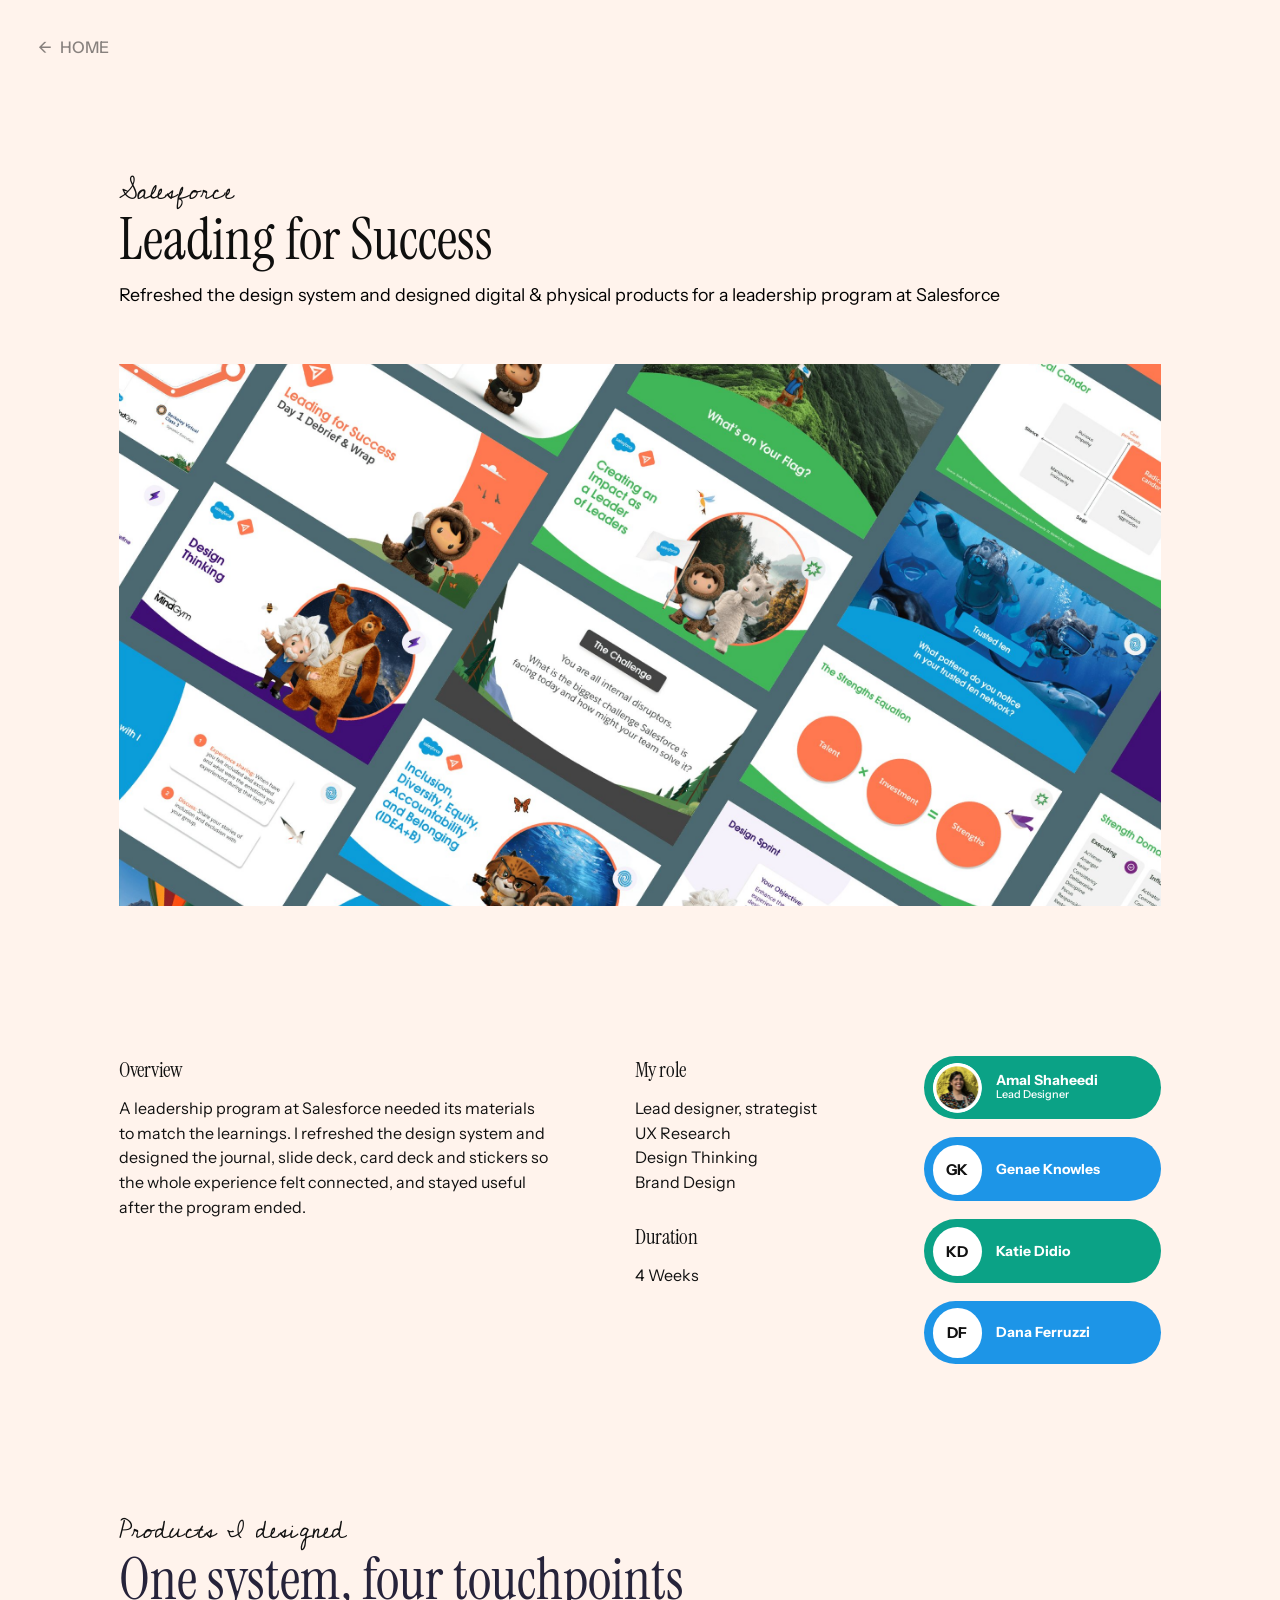
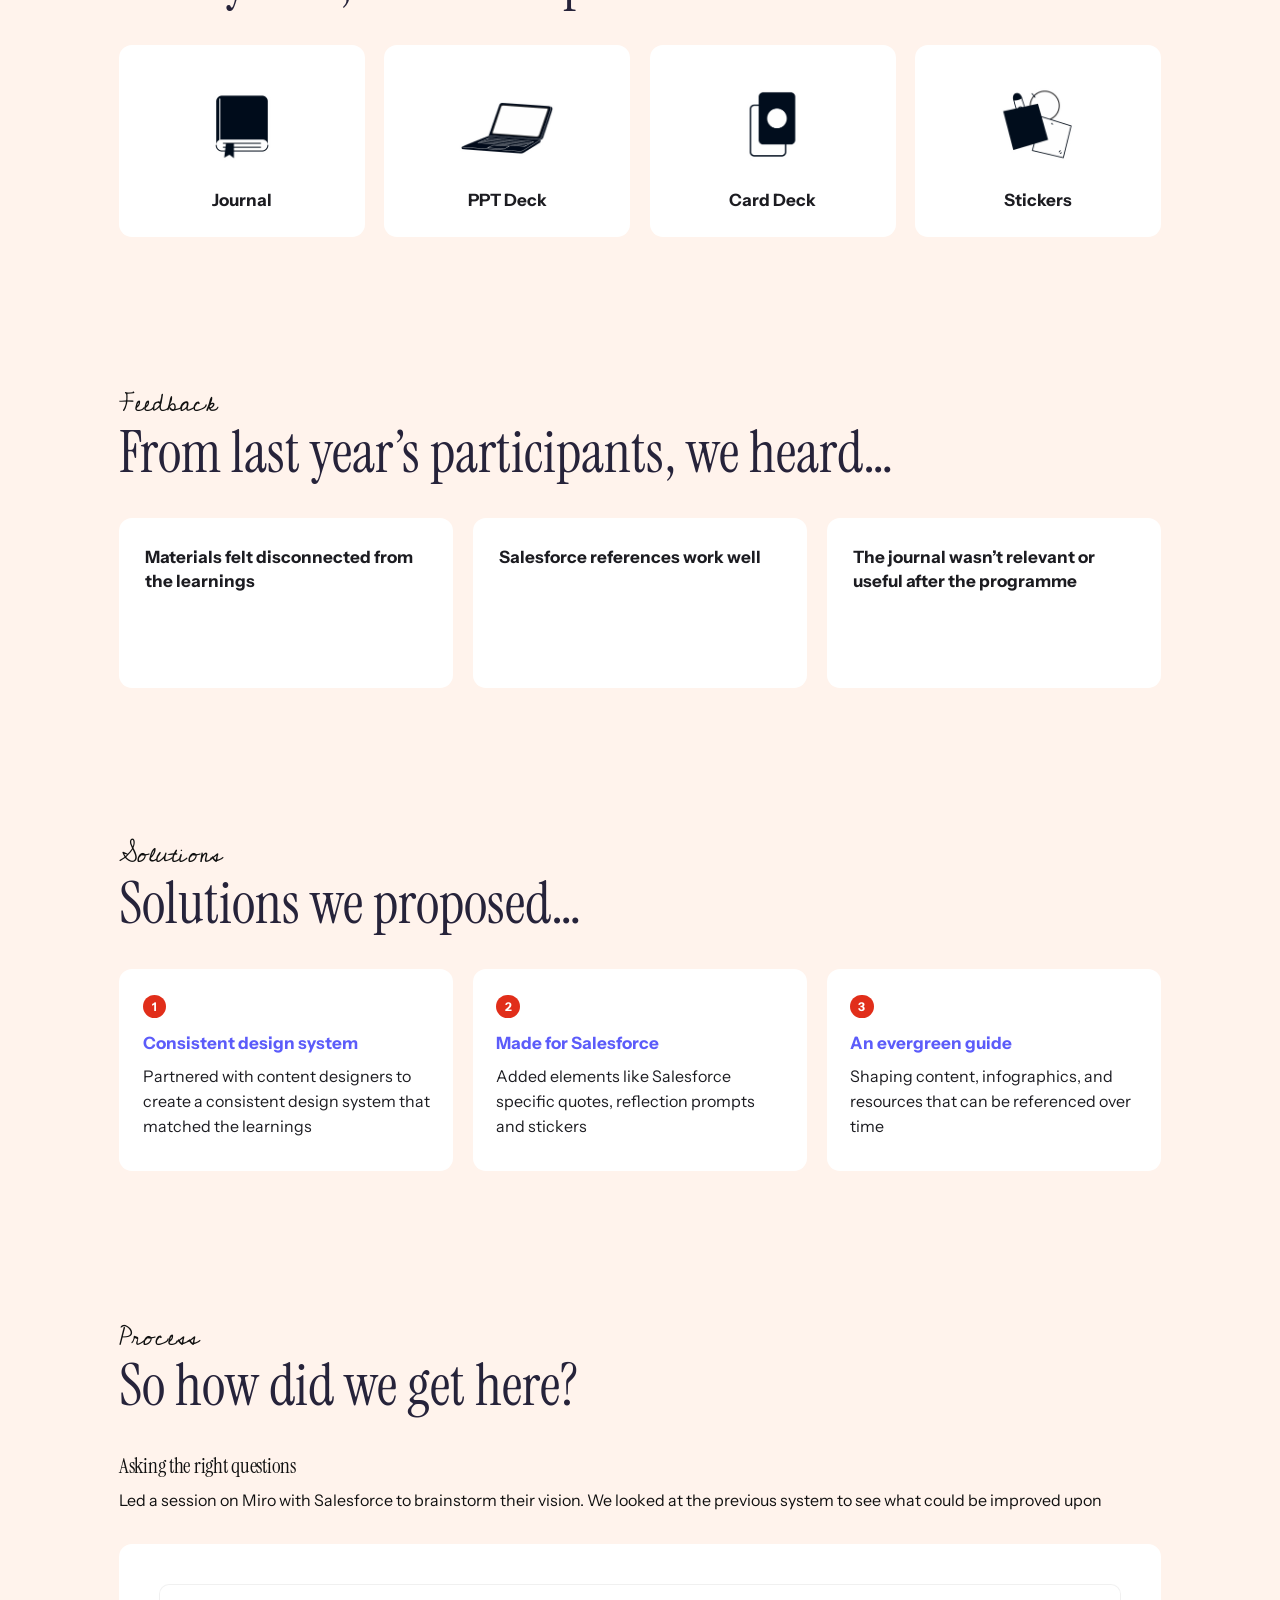
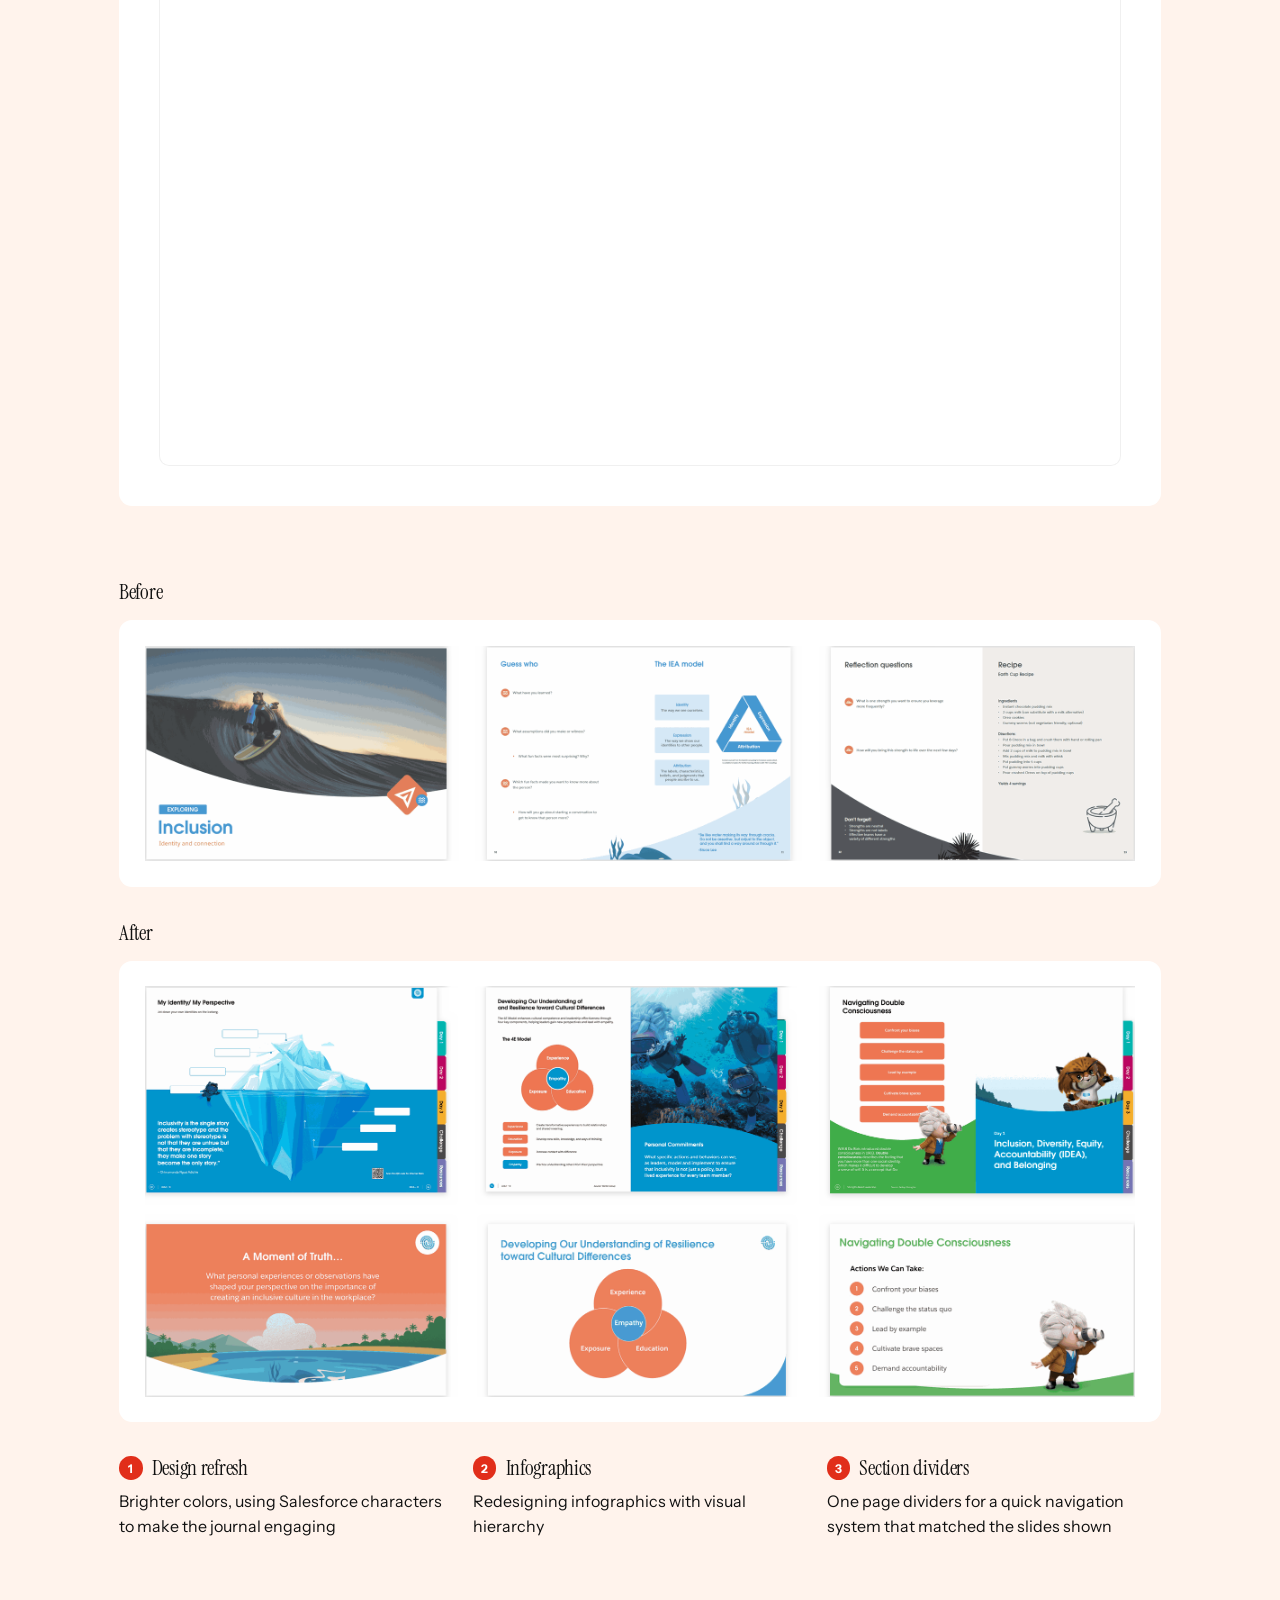
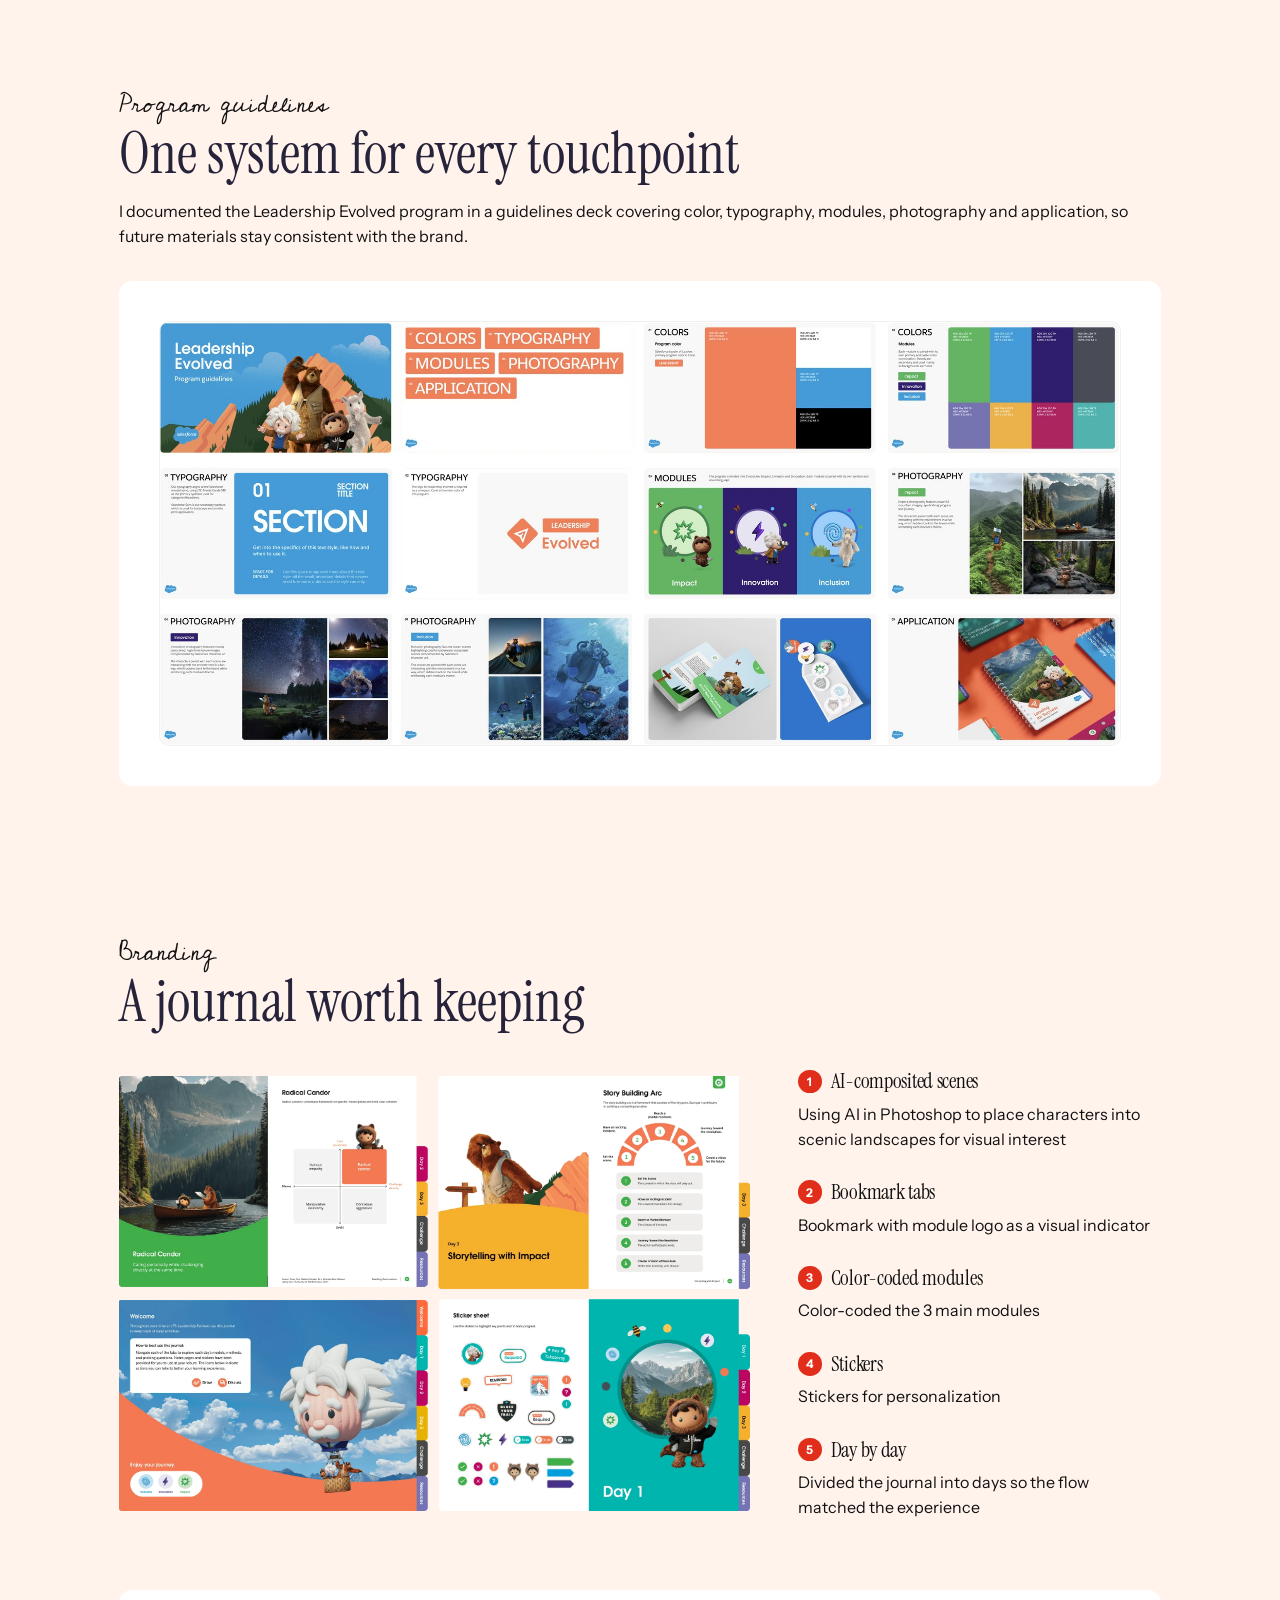
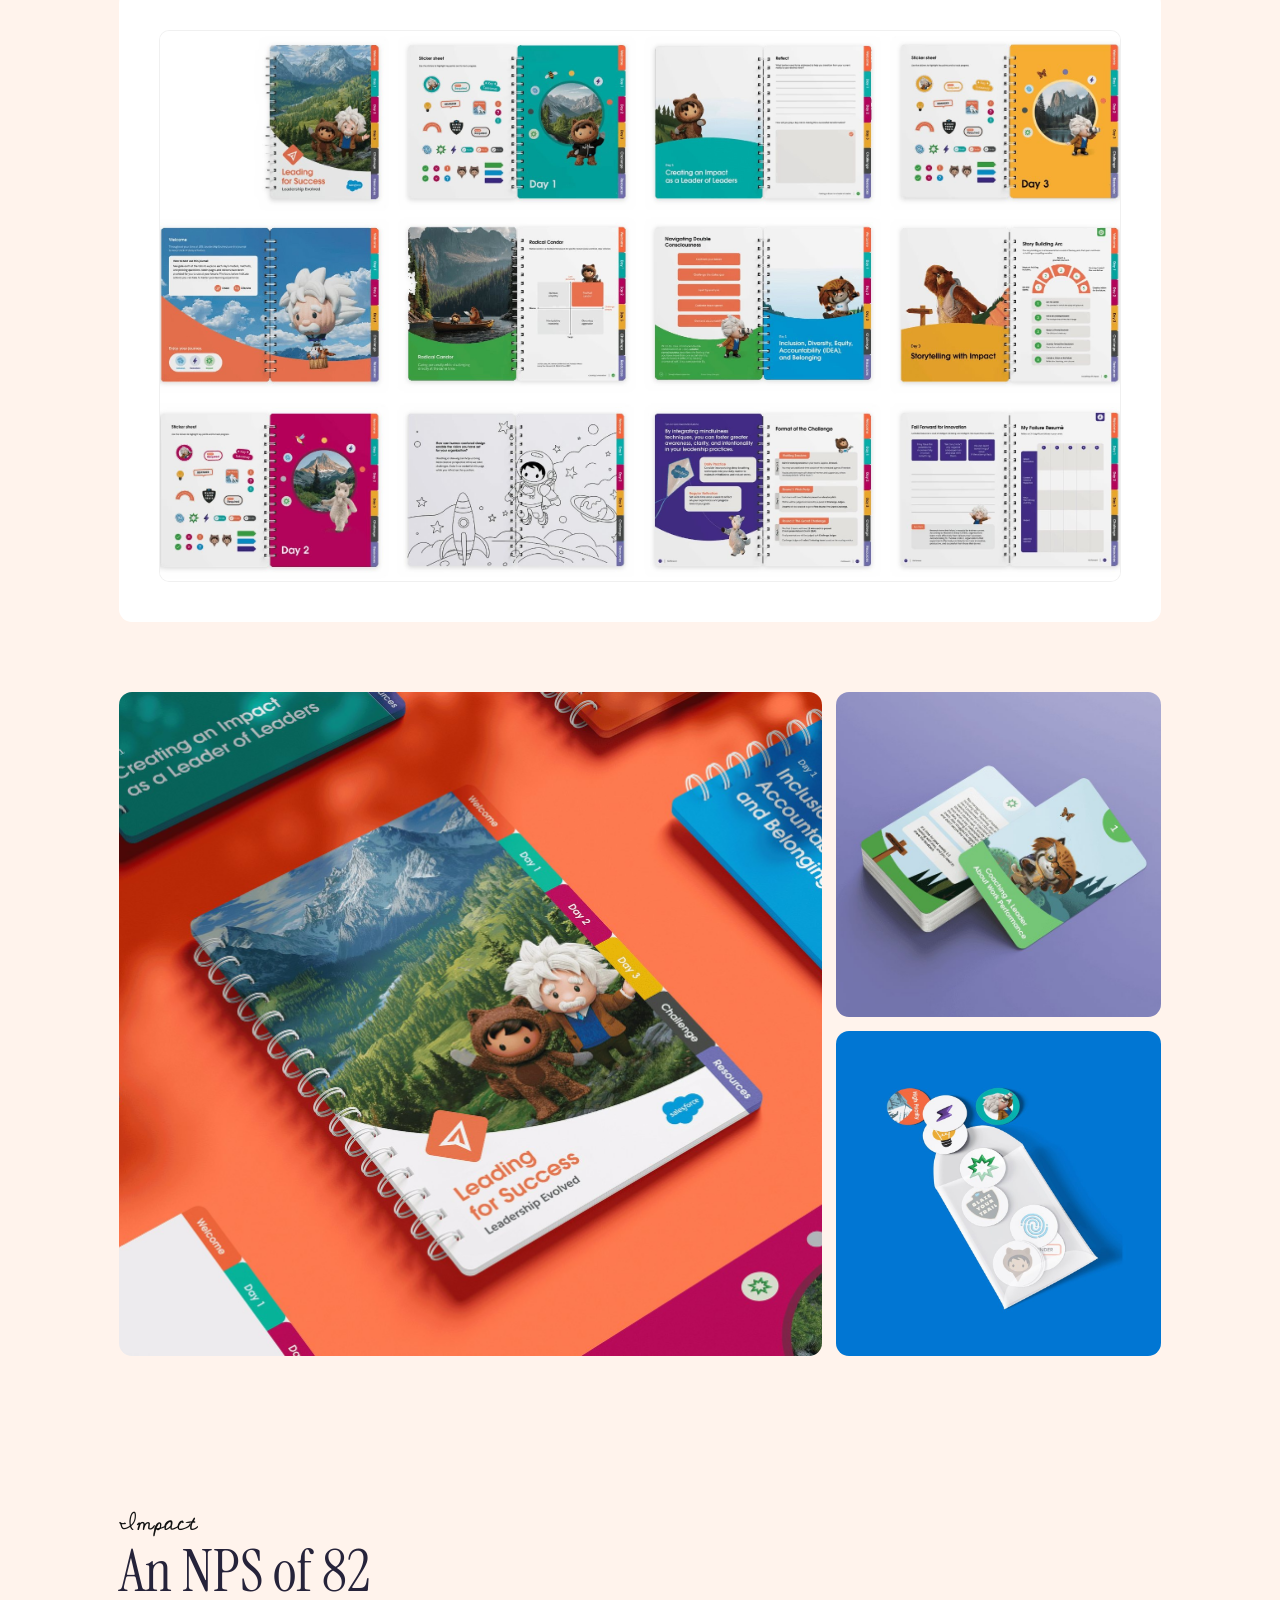
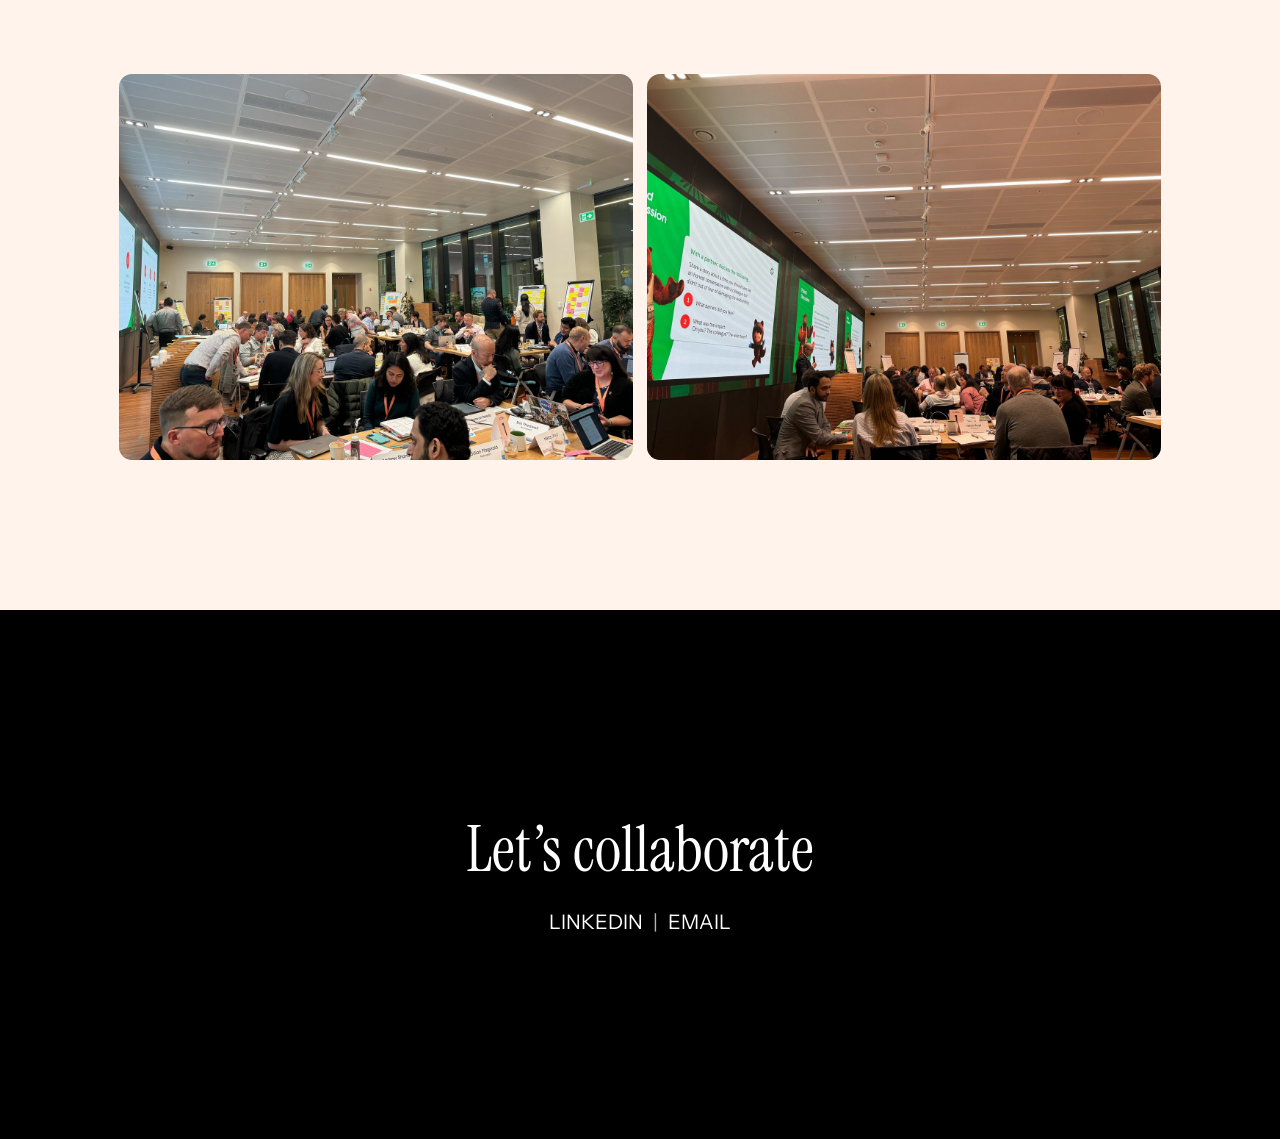
<file: salesforce.html>
<!doctype html>
<html lang="en">
<head>
  <meta charset="utf-8">
  <meta name="viewport" content="width=device-width, initial-scale=1">
  <title>Salesforce, Leading for Success — Amal Shaheedi</title>
  <meta name="description" content="Refreshing the design system and designing the journal, deck, cards and stickers for a Salesforce leadership program.">
  <link rel="preconnect" href="https://fonts.googleapis.com">
  <link rel="preconnect" href="https://fonts.gstatic.com" crossorigin>
  <link href="https://fonts.googleapis.com/css2?family=Cedarville+Cursive&family=Instrument+Sans:wdth,wght@75..100,400..700&family=Instrument+Serif:ital@0;1&display=swap" rel="stylesheet">
  <link rel="stylesheet" href="case.css?v=47">
  <link rel="stylesheet" href="study.css?v=15">
</head>
<body class="case study">
  <a class="skip" href="#overview">Skip to content</a>

  <a class="back" href="index.html"><span aria-hidden="true">←</span> Home</a>

  <nav class="snav" aria-label="Sections">
    <a href="#overview" class="is-active">Overview</a>
    <a href="#objective">Objective</a>
    <a href="#process">Process</a>
    <a href="#branding">Branding</a>
    <a href="#impact">Impact</a>
  </nav>

  <div class="page" id="page">
    <header class="sec hero">
      <div class="hero__text">
        <p class="script in">Salesforce</p>
        <h1 class="in">Leading for Success</h1>
        <p class="lede in">Refreshed the design system and designed digital &amp; physical products for a leadership program at Salesforce</p>
      </div>
      <img class="hero__img in" src="assets/p2/hero.jpg" alt="Collage of the refreshed Leading for Success slides featuring Salesforce characters" width="1042" height="542">
    </header>

    <section class="sec overview" id="overview">
      <div data-reveal>
        <h3 class="h4">Overview</h3>
        <p>A leadership program at Salesforce needed its materials to match the learnings. I refreshed the design system and designed the journal, slide deck, card deck and stickers so the whole experience felt connected, and stayed useful after the program ended.</p>
      </div>
      <div data-reveal>
        <h3 class="h4">My role</h3>
        <ul><li>Lead designer, strategist</li><li>UX Research</li><li>Design Thinking</li><li>Brand Design</li></ul>
        <h3 class="h4 gap">Duration</h3>
        <p>4 Weeks</p>
      </div>
      <div data-reveal>
        <div class="person person--teal"><span class="av"><img src="assets/p1/av-011d2.png" alt=""><img src="assets/p1/av-b8d90.png" alt="Amal Shaheedi"></span><span><b>Amal Shaheedi</b><small>Lead Designer</small></span></div>
        <div class="person person--blue person--solo"><span class="av av--ini" aria-hidden="true">GK</span><span><b>Genae Knowles</b></span></div>
        <div class="person person--teal person--solo"><span class="av av--ini" aria-hidden="true">KD</span><span><b>Katie Didio</b></span></div>
        <div class="person person--blue person--solo"><span class="av av--ini" aria-hidden="true">DF</span><span><b>Dana Ferruzzi</b></span></div>
      </div>
    </section>

    <section class="sec stack" id="objective">
      <header class="shead" data-reveal>
        <p class="script">Products I designed</p>
        <h2 class="h3">One system, four touchpoints</h2>
      </header>
      <ul class="icons" data-reveal>
        <li><img src="assets/p2/icon-journal.png" alt="" width="96" height="96"><span>Journal</span></li>
        <li><img src="assets/p2/icon-deck.png" alt="" width="96" height="96"><span>PPT Deck</span></li>
        <li><img src="assets/p2/icon-cards.png" alt="" width="96" height="96"><span>Card Deck</span></li>
        <li><img src="assets/p2/icon-stickers.png" alt="" width="96" height="96"><span>Stickers</span></li>
      </ul>
    </section>

    <section class="sec stack">
      <header class="shead" data-reveal>
        <p class="script">Feedback</p>
        <h2 class="h3">From last year’s participants, we heard…</h2>
      </header>
      <div class="cards cards--plain cards--tall" data-reveal>
        <article><p>Materials felt disconnected from the learnings</p></article>
        <article><p>Salesforce references work well</p></article>
        <article><p>The journal wasn’t relevant or useful after the programme</p></article>
      </div>
    </section>

    <section class="sec stack">
      <header class="shead" data-reveal>
        <p class="script">Solutions</p>
        <h2 class="h3">Solutions we proposed…</h2>
      </header>
      <div class="cards" data-reveal>
        <article><span class="num">1</span><h4>Consistent design system</h4><p>Partnered with content designers to create a consistent design system that matched the learnings</p></article>
        <article><span class="num">2</span><h4>Made for Salesforce</h4><p>Added elements like Salesforce specific quotes, reflection prompts and stickers</p></article>
        <article><span class="num">3</span><h4>An evergreen guide</h4><p>Shaping content, infographics, and resources that can be referenced over time</p></article>
      </div>
    </section>

    <section class="sec stack" id="process">
      <header class="shead" data-reveal>
        <p class="script">Process</p>
        <h2 class="h3">So how did we get here?</h2>
      </header>
      <div data-reveal>
        <h3 class="h4">Asking the right questions</h3>
        <p class="body" style="margin-top:8px;max-width:none">Led a session on Miro with Salesforce to brainstorm their vision. We looked at the previous system to see what could be improved upon</p>
      </div>
      <figure class="frame frame--pad frame--inset" data-reveal><video src="assets/p2/miro.mp4?v=2" width="974" height="720" autoplay muted loop playsinline preload="metadata" aria-label="Walkthrough of the Miro board used to brainstorm iconography and modules"></video></figure>

      <div class="ba" data-reveal style="margin-top:40px">
        <h3 class="h4">Before</h3>
        <figure class="frame"><img src="assets/p2/before.png?v=2" alt="Previous journal pages: plain layouts with small, low-contrast infographics" width="2200" height="478" loading="lazy"></figure>
      </div>
      <div class="ba" data-reveal>
        <h3 class="h4">After</h3>
        <figure class="frame"><img src="assets/p2/after.png?v=2" alt="Redesigned journal pages with bright colors, Salesforce characters and clear infographics" width="2200" height="911" loading="lazy"></figure>
      </div>
      <div class="caps3" data-reveal>
        <div><div class="row"><span class="num">1</span><h4 class="h4">Design refresh</h4></div><p>Brighter colors, using Salesforce characters to make the journal engaging</p></div>
        <div><div class="row"><span class="num">2</span><h4 class="h4">Infographics</h4></div><p>Redesigning infographics with visual hierarchy</p></div>
        <div><div class="row"><span class="num">3</span><h4 class="h4">Section dividers</h4></div><p>One page dividers for a quick navigation system that matched the slides shown</p></div>
      </div>
    </section>

    <section class="sec stack" id="guidelines">
      <header class="shead" data-reveal>
        <p class="script">Program guidelines</p>
        <h2 class="h3">One system for every touchpoint</h2>
      </header>
      <p class="body" style="max-width:none" data-reveal>I documented the Leadership Evolved program in a guidelines deck covering color, typography, modules, photography and application, so future materials stay consistent with the brand.</p>
      <figure class="frame frame--inset" data-reveal><img src="assets/p2/guidelines.jpg?v=2" alt="Leadership Evolved program guidelines slides: cover, colors, typography, modules, photography and applications" width="1868" height="824" loading="lazy"></figure>
    </section>

    <section class="sec stack stack--loose" id="branding">
      <header class="shead" data-reveal>
        <p class="script">Branding</p>
        <h2 class="h3">A journal worth keeping</h2>
      </header>
      <div class="annot" data-reveal>
        <img src="assets/p2/journal-details.webp" alt="Journal spreads: Radical Candor, Storytelling with Impact, a welcome page, a sticker sheet and the Day 1 divider" width="2000" height="1377" loading="lazy">
        <ol class="notes">
          <li><div class="row"><span class="num">1</span><h4 class="h4">AI-composited scenes</h4></div><p>Using AI in Photoshop to place characters into scenic landscapes for visual interest</p></li>
          <li><div class="row"><span class="num">2</span><h4 class="h4">Bookmark tabs</h4></div><p>Bookmark with module logo as a visual indicator</p></li>
          <li><div class="row"><span class="num">3</span><h4 class="h4">Color-coded modules</h4></div><p>Color-coded the 3 main modules</p></li>
          <li><div class="row"><span class="num">4</span><h4 class="h4">Stickers</h4></div><p>Stickers for personalization</p></li>
          <li><div class="row"><span class="num">5</span><h4 class="h4">Day by day</h4></div><p>Divided the journal into days so the flow matched the experience</p></li>
        </ol>
      </div>
      <figure class="frame frame--inset" data-reveal><img src="assets/p2/spreads.jpg?v=2" alt="Grid of twelve journal spreads across the three program days" width="2328" height="1333" loading="lazy"></figure>
      <div class="gal gal--feature" data-reveal>
        <img src="assets/p2/journal-mock.jpg" alt="Printed Leading for Success journal with color-coded tabs" width="2000" height="1333" loading="lazy">
        <img src="assets/p2/cards-mock.jpg" alt="Card deck mockup" width="958" height="718" loading="lazy">
        <img src="assets/p2/stickers-mock.jpg" alt="Sticker sheet mockup" width="1000" height="999" loading="lazy">
      </div>
    </section>

    <section class="sec stack" id="impact">
      <header class="shead" data-reveal>
        <p class="script">Impact</p>
        <h2 class="h3">An NPS of 82</h2>
      </header>
      <p class="body" data-reveal style="max-width:none">Images from the press conference show the journals and the slide deck in use. We got an excellent score of NPS 82 for this program.</p>
      <div class="gal gal--two" data-reveal>
        <img src="assets/p2/event-1.jpg" alt="Program participants at round tables working in their journals" width="1400" height="1050" loading="lazy">
        <img src="assets/p2/event-2.jpg" alt="The refreshed slide deck presented to the room" width="1400" height="1050" loading="lazy">
      </div>
    </section>
  </div>

  <footer class="foot" id="contact">
      <h2 data-reveal>Let’s collaborate</h2>
      <p><a href="https://www.linkedin.com/in/amalshaheedi" target="_blank" rel="noopener">LinkedIn</a><span>|</span><a href="mailto:amalshaheedi@gmail.com" data-copy>Email</a></p>
  </footer>

  <script src="case.js?v=3"></script>
  <script>
    const vids = document.querySelectorAll("video[autoplay]");
    const playAll = () => vids.forEach(v => { v.muted = true; v.play().catch(() => {}); });
    playAll();
    ["pointerdown", "keydown", "scroll", "touchstart"].forEach(e => addEventListener(e, playAll, { once: true, passive: true }));
  </script>
</body>
</html>
</file>
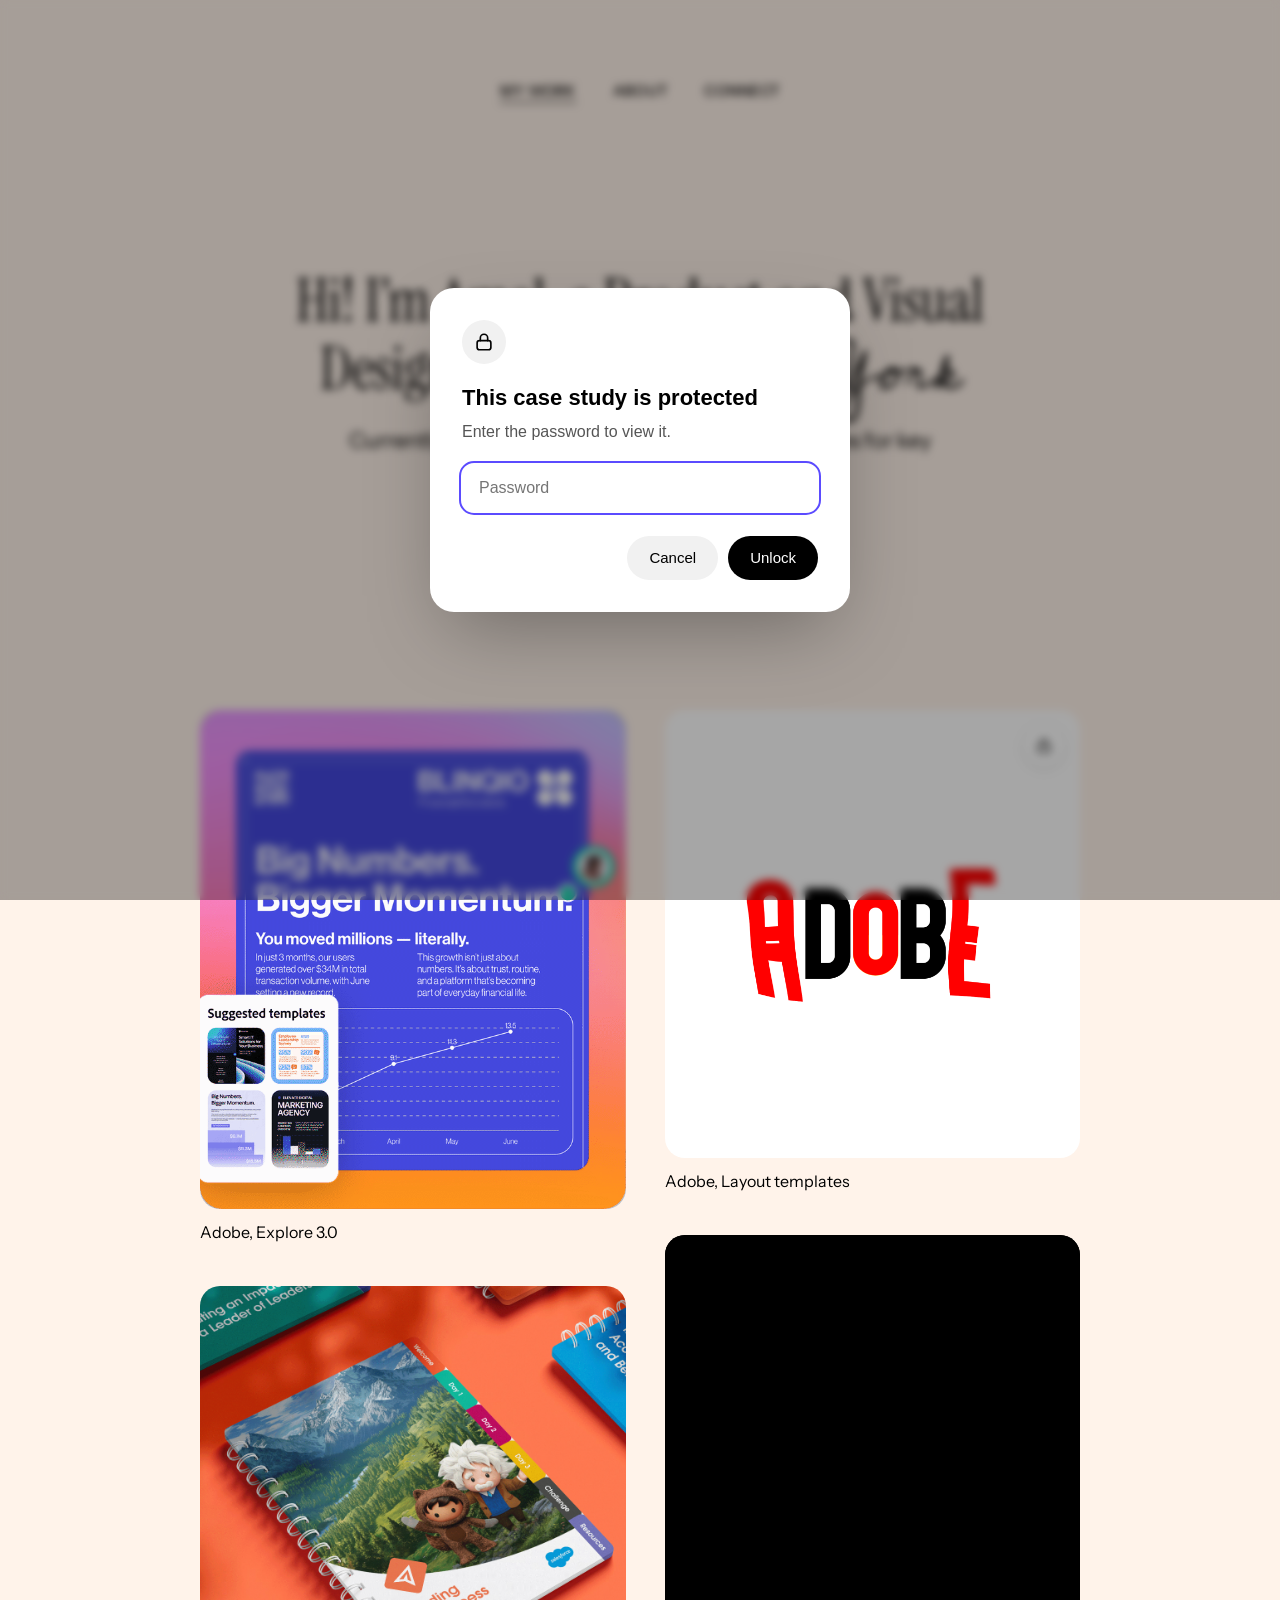
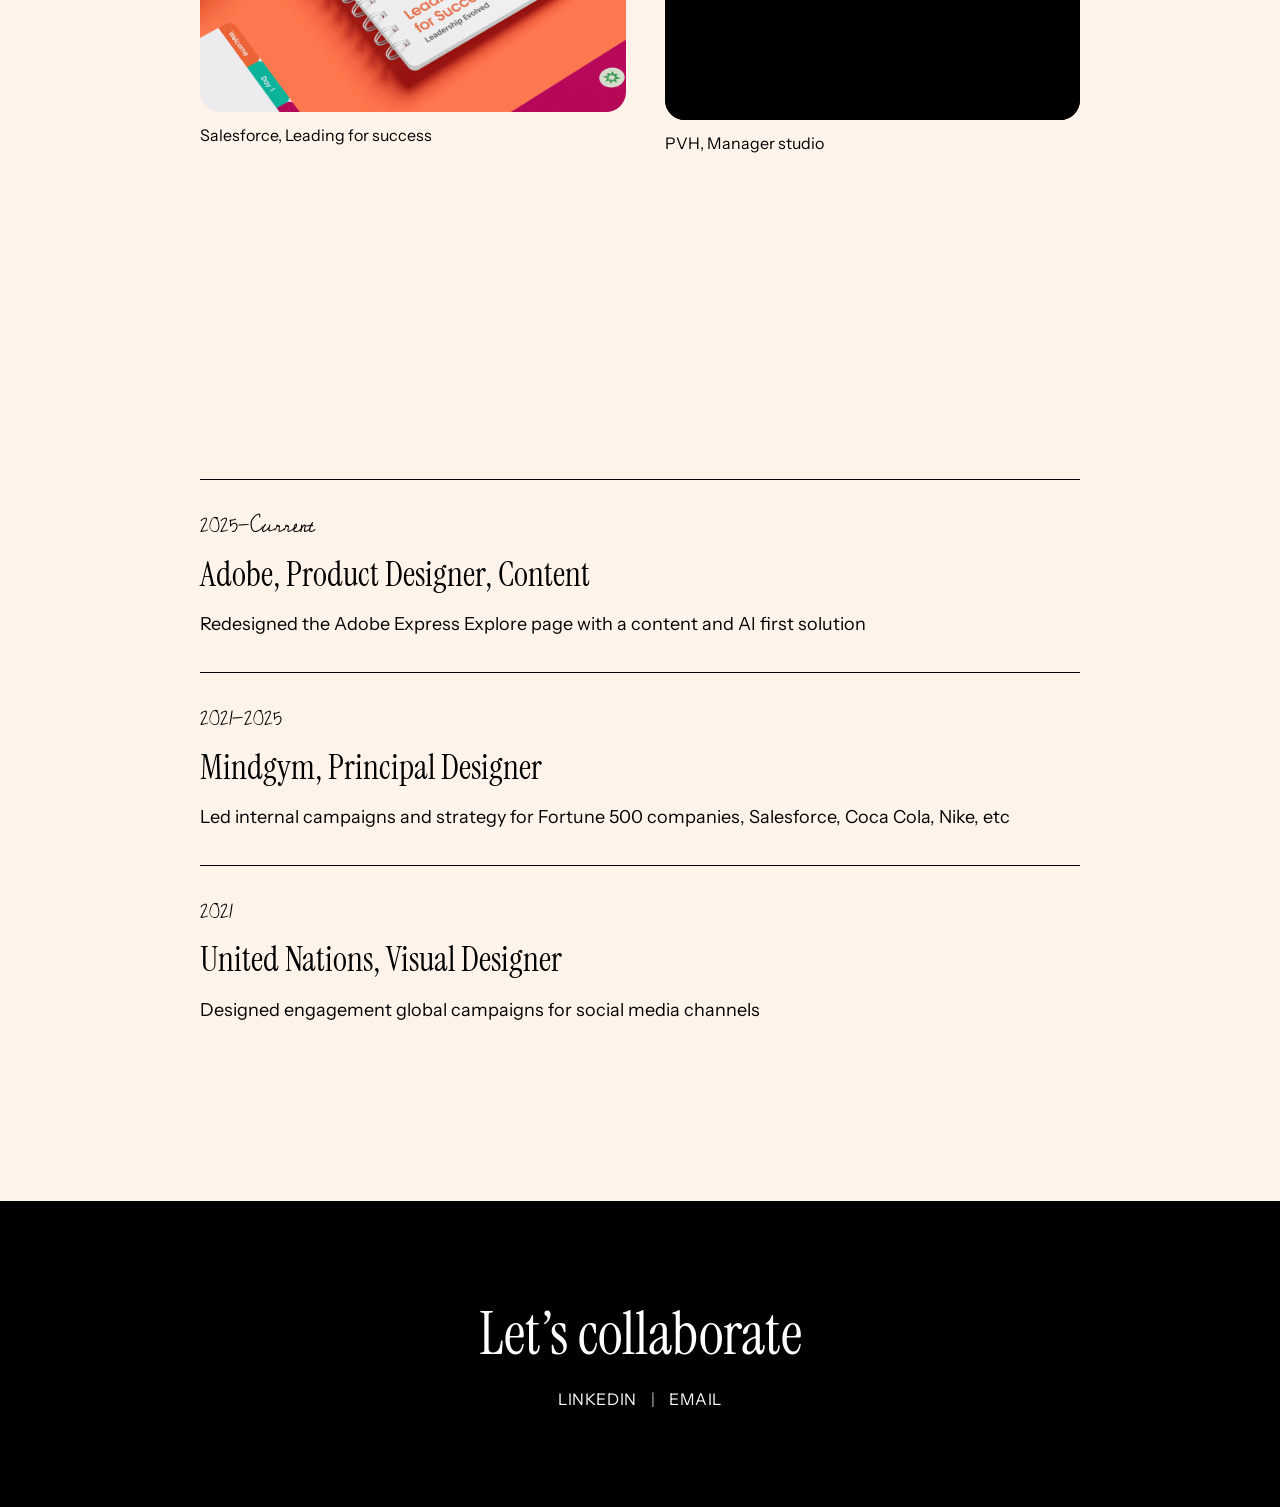
<file: smart-layouts.html>
<!doctype html>
<html lang="en">
<head>
  <meta charset="utf-8">
  <meta name="viewport" content="width=device-width, initial-scale=1">
  <title>Smart Layouts — Amal Shaheedi</title>
  <meta name="description" content="Bringing proven Adobe Express layouts into Acrobat to move users from consumption to creation.">
  <script>if (sessionStorage.getItem("aw-unlocked") !== "1") location.replace("index.html?unlock=smart-layouts.html");</script>
  <link rel="preconnect" href="https://fonts.googleapis.com">
  <link rel="preconnect" href="https://fonts.gstatic.com" crossorigin>
  <link href="https://fonts.googleapis.com/css2?family=Cedarville+Cursive&family=Instrument+Sans:wdth,wght@75..100,400..700&family=Instrument+Serif:ital@0;1&display=swap" rel="stylesheet">
  <link rel="stylesheet" href="case.css?v=47">
  <link rel="stylesheet" href="study.css?v=15">
</head>
<body class="case study">
  <a class="skip" href="#overview">Skip to content</a>

  <a class="back" href="index.html"><span aria-hidden="true">←</span> Home</a>

  <nav class="snav" aria-label="Sections">
    <a href="#overview" class="is-active">Overview</a>
    <a href="#opportunity">Opportunity</a>
    <a href="#problem">Problem</a>
    <a href="#solution">Solution</a>
    <a href="#prototype">Prototype</a>
  </nav>

  <div class="page" id="page">
    <header class="sec hero">
      <div class="hero__text">
        <p class="script in">Smart Layouts</p>
        <h1 class="in">From consumption to creation</h1>
        <p class="lede in">Bringing proven Express layouts into Acrobat to move users from consumption to creation</p>
      </div>
      <img class="hero__img hero__img--contain in" src="assets/p3/hero.gif" alt="Animated kinetic type in red and black" width="1042" height="542">
    </header>

    <section class="sec overview" id="overview">
      <div data-reveal>
        <h3 class="h4">Overview</h3>
        <p>Most people open Acrobat to read and review, not to create. Smart Layouts brings Adobe Express’s proven layouts into Acrobat so small business owners can turn their existing content into on-brand, production-ready designs without starting from a blank page.</p>
      </div>
      <div data-reveal>
        <h3 class="h4">My role</h3>
        <ul><li>Product Design</li><li>UI/UX</li><li>Strategy</li></ul>
        <h3 class="h4 gap">Duration</h3>
        <p>7 Months</p>
      </div>
      <div data-reveal>
        <div class="person person--teal"><span class="av"><img src="assets/p1/av-011d2.png" alt=""><img src="assets/p1/av-b8d90.png" alt="Amal Shaheedi"></span><span><b>Amal Shaheedi</b><small>Product Design</small></span></div>
        <div class="person person--blue"><span class="av"><img src="assets/p1/av-011d2.png" alt=""><img src="assets/p1/av-57964.png" alt="James Ihezue"></span><span><b>James Ihezue</b><small>Content Strategist</small></span></div>
        <div class="person person--teal"><span class="av av--ini" aria-hidden="true">AS</span><span><b>Alex Slater</b><small>Design Director</small></span></div>
      </div>
    </section>

    <section class="sec stack" id="persona">
      <header class="shead" data-reveal>
        <p class="script">The use case</p>
        <h2 class="h3">Meet the small business owner</h2>
      </header>
      <p class="body" data-reveal style="max-width:none">Based on our findings, we focused on business professional Acrobat users, honing in on small business owners.</p>
      <figure class="frame frame--pad" data-reveal><img src="assets/p3/persona.webp?v=4" alt="Persona: Sofia Wilson, small business founder at Nymbl. Pain: wants on-brand content without hurdles or an agency. Needs: on-brand content, professional templates, easy to produce and share. Current tools: Canva and ChatGPT. Desired output: financial reports, flyers, social posts, presentation decks" width="2412" height="1125" loading="lazy"></figure>
    </section>

    <section class="sec stack" id="opportunity">
      <header class="shead" data-reveal>
        <p class="script">Opportunity</p>
        <h2 class="h3">Turning passive users into active creators</h2>
      </header>
      <img class="venn" src="assets/p3/venn.svg" alt="Venn diagram: Consumption overlapping with Creation" width="864" height="411" data-reveal style="width:min(580px,100%)">
    </section>

    <section class="sec stack" id="problem">
      <header class="shead" data-reveal>
        <p class="script">Problem</p>
        <h2 class="h3">Understanding where they’re stalling</h2>
      </header>
      <div class="cards" data-reveal>
        <article><span class="num">1</span><h4>Too many choices</h4><p>A wall of designs to browse creates hesitation before anything gets made</p></article>
        <article><span class="num">2</span><h4>No clear starting point</h4><p>Not knowing what fits their task means wasted effort and second-guessing</p></article>
        <article><span class="num">3</span><h4>Lack of brand relevance</h4><p>Free-form generation drifts off-brand, and generic templates carry none of the user’s brand</p></article>
      </div>
      <div class="statement statement--bare" data-reveal>
        <h3 class="h4">Problem statement</h3>
        <p>How might we create content that is easy to produce and highly relevant to our users?</p>
      </div>
    </section>

    <section class="sec" id="solution">
      <div class="split split--top">
        <div class="stack" data-reveal>
          <header class="shead">
            <p class="script">Solution</p>
            <h2 class="h3">Starting from structure, not style</h2>
          </header>
          <p class="body">Users get on-brand content with refined structure and hierarchy, skipping the decision making</p>
        </div>
        <img src="assets/p3/layouts.webp" alt="Three branded Nymbl layouts: a quote page, a team page and an annual review with stats" width="1400" height="1474" loading="lazy" data-reveal style="width:100%;max-width:520px;justify-self:center">
      </div>
    </section>

    <section class="sec stack">
      <header class="shead" data-reveal>
        <p class="script" style="margin-bottom:10px">What’s already working</p>
        <h2 class="h3 h3--sm">In Express, wireframe templates export at nearly double the rate of the originals</h2>
      </header>
      <p class="body" data-reveal style="max-width:none">Across Express research, business communicators consistently want skeletal, professional layouts they can adapt, not bright, finished designs that are off-brand.</p>
      <div class="cards" style="--n:2" data-reveal>
        <article><h4>Skeletal &amp; simple</h4><p>They expect skeletal layouts, and describe the ones they’d actually use for work as simple, clean, easy and adaptable</p></article>
        <article><h4>Clear sections to adapt</h4><p>Distinct boxes and defined sections signal how a layout can be reused across different scenarios and use cases</p></article>
      </div>
    </section>

    <section class="sec stack" id="journey">
      <header class="shead" data-reveal>
        <p class="script">Research</p>
        <h2 class="h3">Mapping out the journey</h2>
      </header>
      <p class="body" data-reveal style="max-width:none">We mapped out several possible user journeys and identified which ones made the most sense to move forward with.</p>
      <figure class="frame frame--grey" data-reveal><img src="assets/p3/journeys.png" alt="Four candidate user journeys, A, A.2, A.3 and B, mapped as flows of screens" width="1644" height="996" loading="lazy"></figure>
    </section>

    <section class="sec stack" id="prototype">
      <header class="shead" data-reveal>
        <p class="script">Final prototype</p>
        <h2 class="h3">Smart Layouts in Acrobat</h2>
      </header>
      <div data-reveal>
        <p class="body" style="max-width:none">A clickable prototype that brings the efficiency of Smart Layouts to life for small business users. It shows how teams can move from an existing file or a wireframe (layout) state to on-brand, production-ready content.</p>
        <p class="note" style="margin-top:10px">Designed in Figma, engineered in Cursor/Claude</p>
      </div>
      <figure class="frame frame--inset" data-reveal><video src="assets/p3/prototype.mp4" width="1440" height="918" autoplay muted loop playsinline preload="metadata" aria-label="Prototype walkthrough: picking a Smart Layout in Acrobat and turning it into on-brand content"></video></figure>
    </section>
  </div>

  <footer class="foot" id="contact">
      <h2 data-reveal>Let’s collaborate</h2>
      <p><a href="https://www.linkedin.com/in/amalshaheedi" target="_blank" rel="noopener">LinkedIn</a><span>|</span><a href="mailto:amalshaheedi@gmail.com" data-copy>Email</a></p>
  </footer>

  <script src="case.js?v=3"></script>
  <script>
    const vids = document.querySelectorAll("video[autoplay]");
    const playAll = () => vids.forEach(v => { v.muted = true; v.play().catch(() => {}); });
    playAll();
    ["pointerdown", "keydown", "scroll", "touchstart"].forEach(e => addEventListener(e, playAll, { once: true, passive: true }));
  </script>
</body>
</html>
</file>
<file: styles.css>
:root {
  --bg: #f8f8f8;
  --ink: #000;
  --display: "Cossette Titre", "Arial Narrow", Impact, sans-serif;
  --text: "Google Sans Flex", "Google Sans", "Helvetica Neue", Arial, sans-serif;
  --u: min(0.069444vw, 1px);            /* 1 design pixel, capped at the 1440px artboard */
  --ease: cubic-bezier(.22, 1, .36, 1);
}

*, *::before, *::after { box-sizing: border-box; }
html { scroll-behavior: smooth; scroll-padding-top: 96px; }
body {
  margin: 0; background: var(--bg); color: var(--ink);
  font-family: var(--text); -webkit-font-smoothing: antialiased; overflow-x: hidden;
}
img { display: block; max-width: 100%; }
a { color: inherit; text-decoration: none; }
h1, h2, p { margin: 0; font-weight: 400; }

.skip { position: absolute; left: -999px; top: 8px; background: #000; color: #fff; padding: 8px 14px; border-radius: 99px; z-index: 100; }
.skip:focus { left: 8px; }

/* ---------- Nav ---------- */
.nav {
  position: fixed; top: 48px; left: 50%; transform: translateX(-50%); z-index: 50;
  padding: 3.7px; border-radius: 36px;
  background: rgba(248, 248, 248, .72);
  -webkit-backdrop-filter: blur(14px) saturate(1.4); backdrop-filter: blur(14px) saturate(1.4);
  box-shadow: 0 1px 0 rgba(0,0,0,.04), 0 8px 24px -12px rgba(0,0,0,.18);
  animation: drop .9s var(--ease) .1s both;
}
.nav ul { display: flex; list-style: none; margin: 0; padding: 0; }
.nav a {
  display: block; padding: 11px 15px; border-radius: 40px;
  font: 13.7px/1 var(--display); text-transform: uppercase; white-space: nowrap;
  border: .5px solid #000; margin-left: -.3px;
  transition: background .35s var(--ease), color .35s var(--ease), transform .35s var(--ease);
}
.nav a:hover { transform: translateY(-1px); }
.nav a.is-active { background: #000; color: #fff; }
.nav a:focus-visible, .pill:focus-visible, .card:focus-visible { outline: 2px solid #5b4bff; outline-offset: 3px; }

/* ---------- Page / hero ---------- */
.page { position: relative; }

.streaks {
  position: absolute; left: 50%; top: calc(530 * var(--u));
  width: calc(1844 * var(--u)); height: calc(1846 * var(--u)); transform: translateX(-50%);
  pointer-events: none; z-index: 0; mix-blend-mode: multiply;
}
.streaks img {
  width: 100%; height: 100%; object-fit: cover; will-change: transform; transform-origin: 50% 57%;
  animation: ring-in 1.6s var(--ease) .2s both, ring-spin 60s linear 1.8s infinite;
}
.fade {
  position: absolute; left: 0; right: 0; top: calc(1230 * var(--u)); height: calc(869 * var(--u)); z-index: 1; pointer-events: none;
  background: linear-gradient(180deg, rgba(255,255,255,0) 0%, rgba(255,255,255,.71) 16.4%, rgba(255,255,255,.92) 29.1%, var(--bg) 51.8%);
}

/* ---------- Aurora gradient ---------- */
.aurora {
  position: absolute; inset: 0 0 auto 0; height: max(100svh, 760px); overflow: hidden; z-index: 0; pointer-events: none;
  -webkit-mask-image: linear-gradient(180deg, #000 55%, transparent 100%); mask-image: linear-gradient(180deg, #000 55%, transparent 100%);
  animation: aurora-in 1.8s var(--ease) both;
}
.aurora i {
  position: absolute; width: 52vw; min-width: 420px; aspect-ratio: 1; border-radius: 50%;
  filter: blur(90px); opacity: .55; will-change: transform;
}
.aurora i:nth-child(1) { left: -8vw; top: -12vh; background: #ff9ecb; animation: blob-a 22s ease-in-out infinite alternate; }
.aurora i:nth-child(2) { right: -10vw; top: -16vh; background: #8f7bff; animation: blob-b 26s ease-in-out infinite alternate; }
.aurora i:nth-child(3) { left: 24vw; top: 14vh; background: #ffc27a; opacity: .5; animation: blob-c 30s ease-in-out infinite alternate; }
.aurora i:nth-child(4) { left: -14vw; top: 34vh; background: #7fd4ff; opacity: .4; animation: blob-b 28s ease-in-out infinite alternate-reverse; }
.aurora i:nth-child(5) { right: -6vw; top: 30vh; background: #ff7a8a; opacity: .35; animation: blob-a 24s ease-in-out infinite alternate-reverse; }
.aurora::after {
  content: ""; position: absolute; inset: 0; opacity: .18; mix-blend-mode: multiply;
  background-image: url("data:image/svg+xml;utf8,<svg xmlns='http://www.w3.org/2000/svg' width='160' height='160'><filter id='n'><feTurbulence type='fractalNoise' baseFrequency='.9' numOctaves='2' stitchTiles='stitch'/></filter><rect width='100%' height='100%' filter='url(%23n)'/></svg>");
}
@keyframes aurora-in { from { opacity: 0; } }
@keyframes blob-a { to { transform: translate3d(14vw, 10vh, 0) scale(1.18); } }
@keyframes blob-b { to { transform: translate3d(-12vw, 14vh, 0) scale(.9); } }
@keyframes blob-c { to { transform: translate3d(10vw, -8vh, 0) scale(1.25); } }
@media (prefers-reduced-motion: reduce) { .aurora i { animation: none; } }

.hero {
  position: relative; z-index: 2; text-align: center; margin: 0 auto;
  padding-top: calc(232 * var(--u)); width: min(887px, 100% - 40px); line-height: 1.13;
}
.hero { box-sizing: border-box; min-height: calc(100svh - 190px); padding-top: 90px; padding-bottom: 0; display: flex; flex-direction: column; justify-content: center; }
.hero h1 { font: clamp(36px, calc(76 * var(--u)), 76px)/1.13 var(--display); text-wrap: balance; }
.hero .sub { margin-top: clamp(14px, calc(25 * var(--u)), 25px); font: clamp(16px, calc(30 * var(--u)), 30px)/1.13 var(--text); text-wrap: balance; }

.reveal-hero { opacity: 0; transform: translateY(28px); filter: blur(6px); animation: rise 1.1s var(--ease) forwards; }
.hero h1 { animation-delay: .25s; }
.hero .sub { animation-delay: .45s; }

/* ---------- Work grid ---------- */
.work {
  position: relative; z-index: 2; width: min(880px, 100% - 40px); margin: 0 auto;
  display: grid; grid-template-columns: 600fr 585fr; gap: 0 24px;

}
.col { display: flex; flex-direction: column; gap: 24px; }
.col--right { padding-top: 0; }
.card {
  position: relative; display: block; aspect-ratio: var(--ar); overflow: hidden;
  border-radius: 28px; background: #fff; isolation: isolate;
  box-shadow: 0 1px 2px rgba(0,0,0,.04), 0 12px 32px -18px rgba(0,0,0,.25);
  transition: transform .7s var(--ease), box-shadow .7s var(--ease);
}
.card--express { border-radius: 24px; }

.card img { width: 100%; height: 100%; object-fit: cover; transition: transform 1.2s var(--ease); }
.card:hover { transform: translateY(-6px); box-shadow: 0 2px 4px rgba(0,0,0,.05), 0 28px 50px -22px rgba(0,0,0,.35); }
.card:hover img { transform: scale(1.035); }
.card__vid { display: block; width: 100%; height: 100%; object-fit: contain; background: #000; transform: scale(1.5); transition: transform 1.2s var(--ease); }
.card:hover .card__vid { transform: scale(1.55); }

/* ---------- About ---------- */
.about {
  position: relative; z-index: 2; width: min(1176px, 100% - 40px); margin: calc(138 * var(--u)) auto 0;
  display: flex; flex-direction: column; gap: calc(80 * var(--u)); line-height: 1.15; max-width: 880px;
}
.about h2, .job h2 { font: clamp(28px, calc(44 * var(--u)), 44px)/1.15 var(--display); }
.body { font: clamp(16px, calc(20 * var(--u)), 20px)/1.55 var(--text); }
.block, .job { display: flex; flex-direction: column; gap: clamp(10px, calc(20 * var(--u)), 20px); }
.jobs { display: flex; flex-direction: column; gap: calc(80 * var(--u)); }
.job { position: relative; }
.job::before {
  content: ""; position: absolute; left: 0; top: calc(-50 * var(--u)); height: 1px; width: 100%;
  background: rgba(0,0,0,.14); transform: scaleX(0); transform-origin: left; transition: transform 1.4s var(--ease) .1s;
}
.job.is-visible::before { transform: scaleX(1); }
.date { opacity: .7; }

/* ---------- Contact ---------- */
.contact {
  position: relative; z-index: 2; background: #000; color: #fff; text-align: center;
  margin-top: calc(380 * var(--u)); padding: calc(90 * var(--u)) 20px calc(260 * var(--u));
  display: flex; flex-direction: column; align-items: center; gap: clamp(16px, calc(25 * var(--u)), 25px);
}
.contact h2 { font: clamp(32px, calc(56 * var(--u)), 56px)/1.15 var(--display); }
.pill {
  position: relative; display: inline-flex; padding: 11px 15px; border-radius: 26px;
  font: clamp(14px, calc(20.96 * var(--u)), 20.96px)/normal var(--display); text-transform: uppercase;
  border: .66px solid currentColor; overflow: hidden; cursor: pointer;
  transition: background .4s var(--ease), color .4s var(--ease), transform .4s var(--ease);
}
.pill--light:hover { background: #fff; color: #000; transform: translateY(-2px); }
.pill__toast {
  position: absolute; inset: 0; display: grid; place-items: center; background: #fff; color: #000;
  transform: translateY(100%); transition: transform .4s var(--ease);
}
.pill.is-copied .pill__toast { transform: none; }

/* ---------- Scroll reveal ---------- */
[data-reveal] { opacity: 0; transform: translateY(40px) scale(.985); transition: opacity 1s var(--ease), transform 1s var(--ease); transition-delay: var(--d, 0s); }
[data-reveal].is-visible { opacity: 1; transform: none; }
.card[data-reveal].is-visible:hover { transform: translateY(-6px); }

/* ---------- Keyframes ---------- */
@keyframes rise { to { opacity: 1; transform: none; filter: blur(0); } }
@keyframes drop { from { opacity: 0; transform: translate(-50%, -20px); } }
@keyframes ring-in { from { opacity: 0; scale: .86; } }
@keyframes ring-spin { to { rotate: 360deg; } }

/* ---------- Responsive ---------- */
@media (max-width: 760px) {
  :root { --u: 0.16vw; }
  .nav a { padding: 9px 11px; font-size: 11px; }
  .hero { padding-top: 90px; }
  .streaks { top: 300px; width: 260vw; height: 260vw; }
  .fade { top: 520px; height: 900px; }
  .work { grid-template-columns: 1fr; padding-left: 0; margin-top: 0; gap: 20px; }
  .col { gap: 20px; }
  .card, .card--express, .card--adobe { border-radius: 24px; }
  .about { margin-top: 90px; gap: 56px; }
  .jobs { gap: 56px; }
  .job::before { top: -28px; }
  .contact { margin-top: 120px; padding: 56px 20px 160px; }
}

@media (prefers-reduced-motion: reduce) {
  html { scroll-behavior: auto; }
  *, *::before, *::after { animation: none !important; transition-duration: .01s !important; }
  .reveal-hero, [data-reveal] { opacity: 1; transform: none; filter: none; }
}
</file>
<file: home.css>
/* Home page theme: cream canvas, Instrument Serif / Instrument Sans, Cedarville Cursive accents */
.home { --bg: #fff3ea; --sans: "Instrument Sans", "Helvetica Neue", Arial, sans-serif; --serif: "Instrument Serif", Georgia, serif; --script: "Cedarville Cursive", cursive; background: var(--bg); }
.home .script { font-family: var(--script); }

/* Nav */
.home .nav { top: 68px; background: transparent; box-shadow: none; -webkit-backdrop-filter: none; backdrop-filter: none; padding: 6px 8px; transition: background .5s var(--ease), box-shadow .5s var(--ease), backdrop-filter .5s; }
.home .nav.is-scrolled { background: rgba(255,243,234,.78); -webkit-backdrop-filter: blur(14px) saturate(1.3); backdrop-filter: blur(14px) saturate(1.3); box-shadow: 0 10px 30px -16px rgba(0,0,0,.3); }
.home .nav ul { gap: 4px; }
.home .nav a { border: 0; margin: 0; padding: 9px 16px; color: #000; font: 500 15px/1 var(--sans); letter-spacing: .02em; position: relative; }
.home .nav a::after { content: ""; position: absolute; left: 16px; right: 16px; bottom: 4px; height: 1.5px; background: currentColor; transform: scaleX(0); transform-origin: left; transition: transform .45s var(--ease); }
.home .nav a:hover::after, .home .nav a.is-active::after { transform: scaleX(1); }
.home .nav a.is-active { background: transparent; color: #000; }

/* Hero */
.home .hero { width: min(880px, 100% - 40px); text-align: center; color: #000; padding-top: 100px; padding-bottom: 60px; min-height: calc(100svh - 190px); justify-content: center; align-items: center; }
.home .hero h1 { font: 400 clamp(36px, 5.2vw, 60px)/1.13 var(--serif); text-wrap: balance; }
.home .hero h1 .script { font-family: var(--script); word-spacing: -.4em; }
.home .hero .sub { margin-top: 22px; max-width: 640px; font: 400 clamp(18px, 1.9vw, 22px)/1.25 var(--sans); text-wrap: pretty; }

/* Cards + captions */
.home .work { gap: 0 clamp(16px, 3vw, 44px); align-items: start; }
.home .col { gap: 44px; }
.home .item { margin: 0; display: flex; flex-direction: column; gap: 14px; }
.home .item figcaption { font: 400 16px/1.2 var(--sans); }
.home .card { border-radius: 20px; box-shadow: none; }
.home .card--express { border-radius: 20px; }
.home .col--right { padding-top: 0; }

/* About / jobs */
.home .about { color: #000; max-width: 880px; margin-top: calc(160 * var(--u)); gap: 72px; }
.home .about h2.script { font: 400 clamp(22px, 2.2vw, 26px)/1.13 var(--script); }
.home .job h2 { font: 400 clamp(26px, 2.8vw, 34px)/1.13 var(--serif); }
.home .body { font: 400 clamp(16px, 1.5vw, 18px)/1.4 var(--sans); }
.home .date { font: 400 clamp(18px, 1.7vw, 20px)/1.13 var(--script); opacity: 1; }
.home .job::before { background: #000; opacity: 1; top: -36px; }

/* Contact */
.home .contact { background: #000; margin-top: calc(200 * var(--u)); padding: 100px 20px; }
.home .contact h2 { font: 400 clamp(40px, 5vw, 60px)/1.13 var(--serif); }
.home .links { margin-top: 0; font: 400 16px/1 var(--sans); text-transform: uppercase; letter-spacing: .04em; }
.home .links a { position: relative; padding: 4px 2px; }
.home .links a::after { content: ""; position: absolute; left: 0; right: 0; bottom: 0; height: 1px; background: currentColor; transform: scaleX(0); transform-origin: left; transition: transform .4s var(--ease); }
.home .links a:hover::after { transform: scaleX(1); }
.home .links span { margin: 0 8px; opacity: .7; }

@media (max-width: 760px) {
  .home .nav a { font-size: 12px; padding: 8px 10px; }
  .home .nav a::after { left: 10px; right: 10px; }
  .home .col { gap: 28px; }
  .home .work { gap: 28px; }
}
.home .card--adobe { background: #fff; }
.home .card--adobe img { object-fit: contain; }

/* password-protected case studies */
.card[data-locked]::after {
  content: ""; position: absolute; top: 16px; right: 16px; z-index: 2; width: 40px; height: 40px; border-radius: 50%;
  background: rgba(255,255,255,.92) url("data:image/svg+xml,%3Csvg xmlns='http://www.w3.org/2000/svg' viewBox='0 0 24 24' fill='none' stroke='%23000' stroke-width='1.8' stroke-linecap='round' stroke-linejoin='round'%3E%3Crect x='4.5' y='10.5' width='15' height='10' rx='2.5'/%3E%3Cpath d='M8 10.5V7.5a4 4 0 0 1 8 0v3'/%3E%3C/svg%3E") center / 18px no-repeat;
  box-shadow: 0 2px 10px rgba(0,0,0,.12); backdrop-filter: blur(6px);
}
.is-unlocked .card[data-locked]::after { display: none; }
.sr { position: absolute; width: 1px; height: 1px; overflow: hidden; clip: rect(0 0 0 0); white-space: nowrap; }
.pw { border: 0; padding: 0; border-radius: 24px; width: min(420px, calc(100vw - 32px)); background: #fff; color: var(--ink); box-shadow: 0 30px 80px -20px rgba(0,0,0,.35); }
.pw::backdrop { background: rgba(0,0,0,.35); backdrop-filter: blur(4px); }
.pw[open] { animation: pw-in .35s var(--ease); }
@keyframes pw-in { from { opacity: 0; transform: translateY(12px) scale(.98); } }
.pw__box { display: flex; flex-direction: column; padding: 32px; font-family: var(--text); }
.pw__icon { display: grid; place-items: center; width: 44px; height: 44px; border-radius: 50%; background: #f1f1f1; margin-bottom: 20px; }
.pw h2 { margin: 0; font-size: 22px; font-weight: 600; line-height: 1.25; }
.pw p { margin: 8px 0 0; font-size: 16px; line-height: 1.5; color: #555; }
.pw__field { margin-top: 20px; }
.pw input { width: 100%; height: 48px; padding: 0 16px; border: 1px solid #d6d6d6; border-radius: 12px; font: inherit; font-size: 16px; background: #fff; }
.pw input:focus { outline: 2px solid #5b4bff; outline-offset: 1px; border-color: transparent; }
.pw.is-error input { border-color: #d7373f; animation: pw-shake .35s; }
@keyframes pw-shake { 25% { transform: translateX(-6px); } 75% { transform: translateX(6px); } }
.pw .pw__err { color: #d7373f; font-size: 14px; margin-top: 8px; }
.pw__actions { display: flex; justify-content: flex-end; gap: 10px; margin-top: 24px; }
.pw__btn { height: 44px; padding: 0 22px; border-radius: 999px; border: 0; background: #000; color: #fff; font: inherit; font-size: 15px; font-weight: 500; cursor: pointer; }
.pw__btn--ghost { background: #f1f1f1; color: #000; }
.pw__btn:focus-visible { outline: 2px solid #5b4bff; outline-offset: 2px; }
</file>
<file: case.css>
/* Explore 3.0 case study — Figma "Desktop - 6" (621:77883). Exact at 1440px, fluid below. */
:root { --sans: "Instrument Sans", system-ui, sans-serif; --serif: "Instrument Serif", Georgia, serif; --script: "Cedarville Cursive", cursive; --brand: #5c5cfa; --red: #e12e1a; --ease: cubic-bezier(.22,1,.36,1);
  --pw: min(100vw, 1440px); --px: max(24px, calc((var(--pw) - 1042px) / 2)); }
*, *::before, *::after { box-sizing: border-box; }
html { background: #fff3ec; scroll-behavior: smooth; }
body.case { margin: 0; background: #fff3ec; color: #111; font: 400 19px/1.26 var(--sans); overflow-x: hidden; -webkit-font-smoothing: antialiased; }
.case h1, .case h2, .case h3, .case h4, .case p, .case ul, .case ol, .case dl, .case dd { margin: 0; padding: 0; }
.case ul, .case ol { list-style: none; }
.case img { display: block; max-width: 100%; height: auto; }
.case a { color: inherit; text-decoration: none; }
.skip { position: absolute; left: -999px; top: 8px; z-index: 50; background: #000; color: #fff; padding: 8px 12px; }
.skip:focus { left: 8px; }

.page { max-width: 1440px; margin: 0 auto; overflow-x: clip; }
.sec { --sg: 150px; position: relative; padding: var(--sg) var(--px) 0; }
.sec:last-child { padding-bottom: var(--sg); }

/* type tokens */
.script { font: 400 clamp(28px, 2.5vw, 36px)/1.35 var(--script); color: #111; }
.h3 { font: 400 clamp(38px, 4.44vw, 64px)/1.453 var(--serif); color: #26233a; }
.h3--ink { color: #000; }
.h4 { font: 400 clamp(24px, 1.95vw, 28px)/normal var(--serif); letter-spacing: -.28px; color: #111; }
.num { display: inline-grid; place-items: center; flex: none; width: 23.53px; height: 23.53px; border-radius: 50%; background: var(--red); color: #fff; font: 700 12px/1.26 var(--sans); }
.red { color: #eb0f00; }

/* section nav */
.snav { position: fixed; z-index: 20; left: clamp(20px, 3vw, 48px); top: clamp(120px, 13.7vw, 197px); display: flex; flex-direction: column; gap: 13px; }
.snav a { position: relative; font: 500 16px/1.13 var(--sans); color: #000; text-transform: uppercase; opacity: .5; transition: opacity .3s var(--ease); }
.snav a::before { content: ""; position: absolute; left: 0; right: 0; top: -6px; height: 1px; background: currentColor; transform: scaleX(0); transform-origin: left; transition: transform .45s var(--ease); }
.snav a:hover, .snav a.is-active { opacity: 1; }
.snav a.is-active::before { transform: scaleX(1); }
@media (max-width: 1360px) { .snav { display: none; } }
.back { position: absolute; z-index: 20; left: clamp(20px, 3vw, 48px); top: clamp(24px, 3vw, 40px); display: inline-flex; align-items: center; gap: 8px; font: 500 16px/1.13 var(--sans); color: #000; text-transform: uppercase; opacity: .5; transition: opacity .3s var(--ease); }
.back span { transition: transform .35s var(--ease); }
.back:hover, .back:focus-visible { opacity: 1; }
.back:hover span { transform: translateX(-4px); }

/* hero */
.hero { padding-top: clamp(120px, 13.7vw, 197px); padding-bottom: 0; }
.hero__text { display: flex; flex-direction: column; margin-bottom: clamp(36px, 4.4vw, 63px); }
.hero h1 { font: 400 clamp(40px, 4.44vw, 64px)/1.12 var(--serif); color: rgba(0,0,0,.94); }
.hero .script { font-size: clamp(22px, 1.95vw, 28px); }
.hero .lede { font: 400 clamp(17px, 1.39vw, 20px)/1.4 var(--sans); color: #000; margin-top: 10px; }
.hero__img { width: 100%; aspect-ratio: 1042 / 542; object-fit: cover; }
.in { opacity: 0; transform: translateY(26px); filter: blur(6px); animation: rise 1.1s var(--ease) forwards; }
.hero .script.in { animation-delay: .08s; } .hero h1.in { animation-delay: .2s; } .hero .lede.in { animation-delay: .38s; } .hero__img.in { animation-delay: .55s; }

/* overview */
.overview { padding-bottom: 0; display: grid; grid-template-columns: minmax(0, 430px) minmax(0, 203px) 237px; justify-content: space-between; gap: 40px; align-items: start; }
.overview .h4 { font-size: clamp(21px, 1.67vw, 24px); margin-bottom: 12px; }
.overview .h4.gap { margin-top: 28px; }
.overview p, .overview li { font-size: 16px; line-height: 1.55; }
.person { position: relative; width: 236.7px; height: 63.56px; border-radius: 108px; color: #fff; }
.person + .person { margin-top: 18px; }
.person--teal { background: #0ba286; } .person--blue { background: #1d95e7; }
.av { position: absolute; left: 8.5px; top: 7.6px; width: 49.7px; height: 49.7px; border-radius: 50%; overflow: hidden; }
.av img { position: absolute; inset: 0; width: 100%; height: 100%; object-fit: cover; }
.person > span:last-child { position: absolute; left: 72px; top: 16px; width: 150px; }
.person b { display: block; font: 700 14px/1.15 var(--sans); }
.person small { display: block; font: 500 10.86px/1.2 var(--sans); }

/* problem */
.problem { padding-bottom: 0; }
.data { display: flex; gap: 82px; margin-top: 29px; align-items: flex-start; }
.data__list { flex: 0 1 393px; min-width: 0; }
.problem .script { font-size: clamp(22px, 1.95vw, 28px); }
.problem .h3 { font-size: clamp(40px, 4.44vw, 64px); }
.data__list .h4 { font-size: clamp(21px, 1.67vw, 24px); margin-bottom: 14px; }
.arrows { display: flex; flex-direction: column; gap: 8px; font-size: 16px; line-height: 1.55; }
.chart { --k: 1px; flex: 1 1 572px; min-width: 0; margin: 0; display: flex; gap: 36.25px; padding: 0 0 0 14.5px; align-items: flex-end; }
.bar { flex: 1; display: flex; flex-direction: column; align-items: center; min-width: 0; }
.bar i { display: block; width: 100%; height: calc(var(--h) * var(--k)); border-radius: 14.5px; background: #cdcdfa; transform-origin: bottom; transform: scaleY(0); transition: transform 1.1s var(--ease); transition-delay: calc(var(--i) * .09s); }
.bar.is-hi i { background: var(--brand); }
.bar span { margin-bottom: 8px; font: 700 17.4px/1.2 var(--sans); color: #111; opacity: 0; transition: opacity .6s var(--ease) .6s; white-space: nowrap; }
.bar em { margin-top: 11.6px; font: 400 15.65px/1.2 var(--sans); font-style: normal; color: #666670; white-space: nowrap; }
.chart.is-in .bar i { transform: none; } .chart.is-in .bar span { opacity: 1; }

/* audit: screenshot + numbered notes, bottom-aligned */
.audit { margin-top: 103px; display: grid; grid-template-columns: minmax(0, 631.34px) 354px; grid-template-rows: auto auto; column-gap: 48px; row-gap: 20px; align-items: start; }
.shot { margin: 0; min-width: 0; grid-row: 1 / span 2; display: grid; grid-template-rows: subgrid; row-gap: 20px; }
.shot img { width: 100%; height: auto; aspect-ratio: 631.34 / 431; object-fit: contain; }
.shot img.shot__framed { aspect-ratio: 2560 / 1720; border-radius: 13px; }
.notes { grid-column: 2; grid-row: 2; margin: 8px 0 0; display: flex; flex-direction: column; gap: 16.52px; }
.notes .h4 { white-space: nowrap; font-size: clamp(21px, 1.6vw, 23px); }
.shot figcaption.h4 { font-size: clamp(21px, 1.67vw, 24px); }
.notes p { font-size: 16px; line-height: 1.55; margin-top: 4px; }
@media (max-width: 1024px) { .audit { display: flex; flex-direction: column; align-items: stretch; gap: 32px; } .shot { display: flex; flex-direction: column; gap: 20px; } .notes .h4 { white-space: normal; } }
.row { display: flex; align-items: center; gap: 9.15px; margin-bottom: 6.54px; }

/* research */
.research { display: flex; flex-direction: column; gap: 65.37px; }
.research__head { margin-bottom: -15.37px; }
.journey { display: flex; align-items: center; gap: 1.3px; }
.journey li { display: flex; align-items: center; justify-content: center; text-align: center; flex: 1; min-height: 99.36px; padding: 8px; border-radius: 13.07px; background: #fff; font: 700 17px/1.3 var(--sans); color: #1c1c21; }
.journey li.arr { flex: none; width: 24px; min-height: 0; padding: 0; background: none; font-weight: 400; font-size: 16px; color: #666670; }
.journey li.is-end { background: var(--brand); color: #fff; }
.research .script { font-size: clamp(22px, 1.95vw, 28px); }
.research .h3 { font-size: clamp(40px, 4.44vw, 64px); }
.hmw .h4, .decisions .h4 { font-size: clamp(21px, 1.67vw, 24px); }
.hmw .h4 { margin-bottom: 20px; }
.decisions .h4 { margin-bottom: 12px; }
.hmw__grid p, .decisions > p { font-size: 16px; line-height: 1.55; }
.hmw__grid { display: grid; grid-template-columns: repeat(4, minmax(0, 1fr)); gap: 19.6px; }
.hmw__grid article { min-height: 220px; padding: 23.5px 23.5px 32px; border-radius: 13.07px; background: #fff; }
.hmw__grid h4 { font: 700 17px/1.3 var(--sans); color: var(--brand); margin-bottom: 10px; }
.decisions__box { margin-top: 26px; border-radius: 15.6px; overflow: hidden; background: #1e1e1e; }
.decisions__box video { display: block; width: 100%; height: auto; aspect-ratio: 16 / 9; object-fit: cover; object-position: center 60%; }

/* prompt */
.prompt { padding-bottom: 0; display: flex; flex-direction: column; gap: 50px; }
.prompt__head { text-align: center; }
.prompt__head h2 { font: 400 clamp(40px, 4.44vw, 64px)/1.453 var(--serif); color: #131313; }
.prompt__head p { font: 400 clamp(21px, 1.67vw, 24px)/normal var(--serif); letter-spacing: -.28px; color: #1a1a1a; }
.two { display: grid; grid-template-columns: repeat(2, minmax(0, 1fr)); gap: 39.22px; }
.panel { background: #fff; border-radius: 10.46px; box-shadow: 0 3.92px 14.38px rgba(0,0,0,.08); padding: 26.15px 32.68px; display: flex; flex-direction: column; gap: 37.26px; }
.panel h3 { font: 700 17px/1.3 var(--sans); color: #1a1a1a; }
.panel img { height: 166.7px; width: auto; max-width: 100%; object-fit: contain; object-position: left; }
.why { max-width: 433px; }
.why dt { color: #eb0f00; font-weight: 700; }
.why dd { margin: 0 0 10px; color: #1a1a1a; }
.why dt, .why dd { font-size: 16px; line-height: 1.55; }
.cats { display: flex; gap: 117px; align-items: flex-start; margin-bottom: 100px; }
.cats__intro { flex: none; }
.cats__intro .h4 { white-space: nowrap; font-size: clamp(21px, 1.67vw, 24px); }
.cats__intro .stat { font: 400 clamp(40px, 4.44vw, 64px)/1.453 var(--serif); color: #26233a; white-space: nowrap; }
.tiers { display: flex; gap: 26px; flex-wrap: wrap; }
.tier { width: 261.4px; } .tier--b { width: 283px; }
.tier .sub { margin-bottom: 20px; font-size: 16px; line-height: 1.45; }
.tier .script + .rank { margin-top: 6px; }
.tier .script { font-size: clamp(22px, 1.95vw, 28px); }
.rank { counter-reset: r; display: flex; flex-direction: column; gap: 8.47px; }
.rank li { counter-increment: r; display: flex; align-items: center; gap: 15.06px; font: 700 17px/1.3 var(--sans); color: #1c1c21; }
.rank li::before { content: counter(r); flex: none; display: grid; place-items: center; width: 24px; height: 24px; border-radius: 50%; background: #000; color: #fff; font: 700 12px/1 var(--sans); }
.rank small { display: block; font: 400 15px/1.3 var(--sans); }

/* filtering */
.filtering { display: flex; flex-direction: column; gap: 80px; }
.fhead { text-align: center; }
.ftop { display: flex; gap: 46.4px; align-items: stretch; }
.ftop__card { flex: 0 1 677px; min-width: 0; }
.ftop__card img { width: 100%; aspect-ratio: 677 / 229; object-fit: cover; border-radius: 22.39px; }
.ftop__card:has(.ftop__gif) { display: flex; align-items: center; background: #fff; border-radius: 22.39px; box-shadow: 0 0 0 1px rgba(0,0,0,.06); overflow: hidden; }
.ftop__card img.ftop__gif { aspect-ratio: 900 / 280; border-radius: 0; }
.points { flex: 1; display: flex; flex-direction: column; gap: 14px; }
.ftop .points h4 { font-size: clamp(20px, 1.67vw, 24px); }
.ftop .points p { font-size: 16px; }
.points h4 { font: 400 clamp(24px, 1.95vw, 28px)/normal var(--serif); letter-spacing: -.28px; color: #000; margin-bottom: 6.54px; }
.points p { color: #000; }
.fmid { display: flex; flex-direction: column; gap: 34.65px; }
.fmid > .h4 { text-align: center; }
.fcard { position: relative; border-radius: 12.92px; background: #fff; padding: 36px 16px; overflow: hidden; }
.fcard__gif { width: 100%; max-width: 420px; height: auto; aspect-ratio: 760 / 420; object-fit: cover; object-position: 50% 45%; margin: 0 auto; }
.demo { display: flex; flex-direction: column; align-items: center; gap: 15px; }
.demo__bar { width: min(589px, 100%); padding: 11.3px; border-radius: 11.3px; background: #fff; box-shadow: 0 0 .5px rgba(0,0,0,.08), 0 1px 2px rgba(0,0,0,.04), 0 2px 4px rgba(0,0,0,.08); transition: box-shadow .3s; }
.demo__bar:focus-within { box-shadow: 0 0 0 2px var(--brand), 0 2px 4px rgba(0,0,0,.08); }
.demo__in { display: flex; align-items: center; gap: 7.5px; min-height: 30px; }
.demo__in input { flex: 1; min-width: 0; border: 0; outline: 0; background: none; font: 400 15.05px/1.3 var(--sans); color: #292929; }
.demo__go { flex: none; width: 30.1px; height: 30.1px; border-radius: 50%; background: #e9e9e9; color: #999; display: grid; place-items: center; font-size: 14px; }
.demo__pills { display: flex; flex-wrap: wrap; gap: 15.05px; justify-content: center; margin-top: 10px; }
.dd { position: relative; }
.chip { display: inline-flex; align-items: center; gap: 6px; height: 30.1px; padding: 0 14px; border: 0; border-radius: 50px; background: rgba(0,0,0,.09); color: rgba(0,0,0,.84); font: 500 14px/17px var(--sans); cursor: pointer; transition: background .3s var(--ease), color .3s var(--ease), transform .3s var(--ease); }
.chip svg { transition: transform .3s var(--ease); }
.chip:hover { transform: translateY(-1px); }
.chip.is-on { background: rgba(0,0,0,.84); color: #fff; }
.chip[aria-expanded="true"] svg { transform: rotate(180deg); }
.chip:focus-visible, .menu li:focus-visible { outline: 2px solid var(--brand); outline-offset: 2px; }
.menu { position: absolute; z-index: 5; top: calc(100% + 8px); left: 50%; min-width: 160px; padding: 6px; border-radius: 14px; background: #fff; box-shadow: 0 2px 6px rgba(0,0,0,.08), 0 20px 40px -12px rgba(0,0,0,.25); opacity: 0; visibility: hidden; transform: translate(-50%, -6px) scale(.96); transform-origin: top center; transition: opacity .25s var(--ease), transform .35s var(--ease), visibility 0s .35s; }
.dd.is-open .menu { opacity: 1; visibility: visible; transform: translate(-50%, 0) scale(1); transition-delay: 0s; }
.menu li { display: flex; align-items: center; gap: 10px; padding: 9px 12px; border-radius: 9px; font: 400 14px var(--sans); cursor: pointer; transition: background .2s; }
.menu li:hover, .menu li:focus-visible { background: #f1f1f4; }
.menu li.is-picked { font-weight: 700; }
.menu i { width: 14px; height: 14px; border-radius: 50%; background: var(--c); }
.hint { position: absolute; left: 0; right: 0; bottom: 22px; text-align: center; font: 400 13px var(--sans); color: #8a8a94; }
.fbot { display: flex; gap: 30.4px; justify-content: center; }
.fbot > div { flex: 0 1 372.2px; min-width: 0; }
.fbot > div + div { flex-basis: 299px; }
.fbot .h4 { margin-bottom: 6.54px; color: #000; }

/* solution: two alternating rows inside a 1069px frame */
.solution { padding-bottom: 0; }
.feat { display: grid; align-items: start; margin-inline: -14px -13px; }
.feat--a { grid-template-columns: minmax(0, 360fr) minmax(0, 639fr); column-gap: 70px; }
.feat--a .feat__text { display: flex; flex-direction: column; }
.feat--a .feat__text .h3 { margin: -11px 0 12px; }
.feat--a .mock { width: 100%; aspect-ratio: 639 / 527; }
.feat--b { margin-top: 87px; grid-template-columns: minmax(0, 675fr) minmax(0, 350fr); column-gap: 44px; }
.feat--b .mock { width: 100%; aspect-ratio: 675 / 461; }
.feat .mock--gif { height: auto; aspect-ratio: 1280 / 915; }
.mock { object-fit: cover; object-position: left top; border-radius: 13px; }
.feat__h { margin-bottom: 21px; }
.items { display: flex; flex-direction: column; gap: 10.54px; }
.feat--b .items { gap: 20.87px; }
.solution .script { font-size: clamp(22px, 1.95vw, 28px); }
.solution .h3 { font-size: clamp(40px, 4.44vw, 64px); }
.items .h4 { color: #000; font-size: clamp(21px, 1.6vw, 23px); }
.items p { color: #000; font-size: 16px; line-height: 1.55; margin-top: 4px; }

/* impact */
.impact { display: flex; flex-direction: column; gap: 32.7px; }
.sec.impact { padding-bottom: calc(var(--sg) * 1.6); }
.impact__head { text-align: center; }
.impact__head h2 { font: 400 clamp(40px, 4.44vw, 64px)/1.453 var(--serif); color: #131313; }
.impact__head .h4 { font-size: clamp(21px, 1.67vw, 24px); }
.impact__cols { display: flex; gap: 19.6px; }
.impact__cols p { font-size: 16px; line-height: 1.55; }
.impact__cols > div { flex: 1; min-width: 0; min-height: 170px; padding: 23.53px 23.53px 32px; border-radius: 13.07px; background: #fff; display: flex; flex-direction: column; gap: 9.8px; color: #1c1c21; }

/* footer */
.foot { min-height: 529px; padding: 100px 24px; background: #000; color: #fff; display: flex; flex-direction: column; align-items: center; justify-content: center; gap: 25px; text-align: center; }
.foot h2 { font: 400 clamp(48px, 5vw, 72px)/1.13 var(--serif); }
.foot p { font: 400 20px/1.13 var(--sans); text-transform: uppercase; }
.foot a { position: relative; padding: 4px 2px; }
.foot a::after { content: ""; position: absolute; left: 0; right: 0; bottom: 0; height: 1px; background: currentColor; transform: scaleX(0); transform-origin: left; transition: transform .4s var(--ease); }
.foot a:hover::after, .foot a.is-copied::after { transform: scaleX(1); }
.foot span { margin: 0 8px; opacity: .7; }

/* ---------- responsive ---------- */
@media (max-width: 1200px) {
  .cats { flex-direction: column; gap: 40px; }
}
@media (max-width: 1024px) {
  .sec { --sg: 110px; }
  .overview { grid-template-columns: 1fr 1fr; }
  .overview > :first-child { grid-column: 1 / -1; }
  .data { flex-direction: column; gap: 48px; }
  .data__list, .chart { flex-basis: auto; width: 100%; }
  .chart { --k: .8px; gap: 4%; }
  .hmw__grid { grid-template-columns: repeat(2, minmax(0, 1fr)); }
  .hmw__grid article { min-height: 0; }
  .journey { flex-wrap: wrap; row-gap: 10px; }
  .journey li { flex: 1 1 28%; }
  .journey li.arr { flex: none; }
  .two { grid-template-columns: 1fr; }
  .ftop { flex-direction: column; }
  .ftop__card { flex-basis: auto; width: 100%; }
  .fbot { flex-wrap: wrap; justify-content: flex-start; }
  .feat--a, .feat--b { grid-template-columns: 1fr; row-gap: 40px; margin: 0; }
  .feat--b { margin-top: 80px; }
  .feat--b .mock { order: 2; }
  .feat__h { margin-bottom: 24px; }
}
@media (max-width: 640px) {
  .sec { --sg: 88px; }
  .overview { grid-template-columns: 1fr; }
  .overview > :first-child { grid-column: auto; }
  .chart { --k: .55px; gap: 3%; padding-left: 0; }
  .bar span { font-size: 13px; } .bar em { font-size: 12px; }
  .journey { flex-direction: column; align-items: stretch; }
  .journey li { flex: none; min-height: 64px; }
  .journey li.arr { width: auto; transform: rotate(90deg); }
  .hmw__grid { grid-template-columns: 1fr; }
  .panel { padding: 22px; }
  .panel img { height: auto; width: 100%; }
  .cats__intro .h4, .cats__intro .stat { white-space: normal; }
  .tier, .tier--b { width: 100%; }
  .impact__cols { flex-direction: column; }
  .menu { left: 0; transform: translate(0, -6px) scale(.96); transform-origin: top left; }
  .dd.is-open .menu { transform: none; }
}

/* motion */
[data-reveal] { opacity: 0; transform: translateY(40px); transition: opacity 1s var(--ease), transform 1s var(--ease); transition-delay: var(--d, 0s); }
[data-reveal].is-visible { opacity: 1; transform: none; }
@keyframes rise { to { opacity: 1; transform: none; filter: none; } }
@keyframes pulse { 0% { box-shadow: 0 0 0 0 rgba(225,46,26,.45); } 70%, 100% { box-shadow: 0 0 0 12px rgba(225,46,26,0); } }
@media (prefers-reduced-motion: reduce) {
  .in, [data-reveal] { opacity: 1; transform: none; filter: none; animation: none; transition: none; }
  .bar i { transform: none; transition: none; } .bar span { opacity: 1; }
}
</file>
<file: study.css>
/* Shared blocks for the Salesforce, Smart Layouts and PVH case studies. Builds on case.css. */
.study .hero__img { height: auto; background: #fff; }
.study .hero__img--contain { object-fit: contain; }

/* overview: team pills without photos */
.av--ini { display: grid; place-items: center; background: #fff; color: #111; font: 700 15px/1 var(--sans); letter-spacing: .02em; }
.person--solo > span:last-child { top: 50%; transform: translateY(-50%); }
.person--ink { background: #26233a; }

/* section heads */
.shead { display: flex; flex-direction: column; }
.study .sec .script { font-size: clamp(22px, 1.95vw, 28px); }
.study .sec .h3 { font-size: clamp(40px, 4.44vw, 64px); line-height: 1.15; }
.study .h3--sm { font-size: clamp(32px, 3.33vw, 48px) !important; line-height: 1.25; }
.study .sec .h4 { font-size: clamp(21px, 1.67vw, 24px); }
.body { font-size: 16px; line-height: 1.55; color: #111; max-width: 720px; }
.body + .body { margin-top: 10px; }
.note { font: italic 400 16px/1.55 var(--sans); color: #555; }
.stack { display: flex; flex-direction: column; gap: 32px; }
.stack > .shead + .body { margin-top: -20px; }

/* white cards (matches .hmw__grid) */
.cards { display: grid; grid-template-columns: repeat(var(--n, 3), minmax(0, 1fr)); gap: 19.6px; }
.cards article { min-height: 170px; padding: 23.5px 23.5px 32px; border-radius: 13.07px; background: #fff; }
.cards h4 { font: 700 17px/1.3 var(--sans); color: var(--brand); margin-bottom: 10px; }
.cards p { font-size: 16px; line-height: 1.55; color: #1c1c21; }
.cards--plain article { min-height: 0; padding-bottom: 26px; }
.cards--plain p { font: 700 17px/1.4 var(--sans); }
.cards--plain.cards--tall article { min-height: 170px; padding: 28px 26px 32px; }
.cards .num { margin-bottom: 14px; }

/* quote-style statement */
.statement { padding: 40px 44px; border-radius: 13.07px; background: #fff; }
.statement .h4 { margin-bottom: 10px; }
.statement p { font: 400 clamp(28px, 2.78vw, 40px)/1.25 var(--serif); color: #26233a; }

/* framed media */
.frame { margin: 0; border-radius: 13px; overflow: hidden; background: #fff; }
.frame img, .frame video { display: block; width: 100%; height: auto; }
.frame--pad { padding: clamp(16px, 2.5vw, 36px); }
.frame--dark { background: #0c0c0e; }
.frame--grey { background: #8c8c8c; }
.frame--clear { background: none; border-radius: 0; }
.cap { margin-top: 12px; font-size: 16px; line-height: 1.55; color: #555; }

/* split: text + media */
.split { display: grid; grid-template-columns: minmax(0, 1fr) minmax(0, 1.15fr); gap: 70px; align-items: center; }
.split--top { align-items: start; }

/* venn */
.venn { display: block; width: min(720px, 100%); height: auto; margin: 8px auto 0; }

/* icon row */
.icons { display: grid; grid-template-columns: repeat(4, minmax(0, 1fr)); gap: 19.6px; }
.icons li { display: flex; flex-direction: column; align-items: center; gap: 16px; padding: 32px 16px 26px; border-radius: 13.07px; background: #fff; }
.icons img { width: 96px; height: 96px; object-fit: contain; transition: transform .5s var(--ease); }
.icons li:hover img { transform: translateY(-4px) rotate(-3deg); }
.icons span { font: 700 17px/1.3 var(--sans); color: #1c1c21; }

/* before / after */
.ba { display: flex; flex-direction: column; gap: 14px; }
.ba .frame { background: #fff; padding: clamp(14px, 2vw, 28px); }
.caps3 { display: grid; grid-template-columns: repeat(3, minmax(0, 1fr)); gap: 19.6px; }
.caps3 p { font-size: 16px; line-height: 1.55; }

/* annotated image + numbered notes (like the audit block) */
.annot { display: grid; grid-template-columns: minmax(0, 631px) minmax(0, 354px); column-gap: 48px; align-items: center; }
.annot .notes { grid-column: auto; grid-row: auto; margin: 0; }
.annot .notes .h4 { white-space: normal; }

/* galleries */
.gal { display: grid; gap: 14px; }
.gal img { width: 100%; height: 100%; object-fit: cover; border-radius: 13px; }
.gal--feature { grid-template-columns: 2.16fr 1fr; grid-template-rows: 1fr 1fr; aspect-ratio: 1069 / 680; }
.gal--feature > :first-child { grid-row: 1 / span 2; }
.gal--two { grid-template-columns: 1fr 1fr; }

/* columns of outlined pills (PVH framework) */
.pillars { display: grid; grid-template-columns: repeat(3, minmax(0, 1fr)); gap: 19.6px; }
.pillars h4 { font: 700 15px/1.3 var(--sans); letter-spacing: .06em; text-transform: uppercase; color: var(--brand); }
.pillars h5 { margin: 2px 0 14px; font: 400 clamp(21px, 1.67vw, 24px)/normal var(--serif); color: #111; }
.pillars li { display: flex; align-items: center; min-height: 64px; padding: 12px 18px; border-radius: 13.07px; background: #fff; font: 700 16px/1.35 var(--sans); color: #1c1c21; }
.pillars li + li { margin-top: 10px; }

/* stats */
.stats { display: grid; grid-template-columns: repeat(var(--n, 2), minmax(0, 1fr)); gap: 19.6px; }
.stats > div { padding: 26px 26px 30px; border-radius: 13.07px; background: #fff; }
.stats b { display: block; font: 400 clamp(44px, 4.44vw, 64px)/1.1 var(--serif); color: #26233a; }
.stats--hero > div { background: #26233a; }
.stats span { display: block; margin-top: 6px; font-size: 16px; line-height: 1.55; color: #1c1c21; }
.stats--hero b, .stats--hero span { color: #fff; }
.kicker { font: 700 15px/1.3 var(--sans); letter-spacing: .06em; text-transform: uppercase; color: #666670; }
.kicker b { color: #111; }

/* previous / next */
.pn { display: flex; justify-content: space-between; gap: 24px; padding: 0 var(--px) 120px; max-width: 1440px; margin: 0 auto; }
.pn a { display: flex; flex-direction: column; gap: 4px; padding: 22px 26px; min-width: 240px; border-radius: 13.07px; background: #fff; transition: transform .4s var(--ease), box-shadow .4s var(--ease); }
.pn a:hover { transform: translateY(-3px); box-shadow: 0 14px 30px -18px rgba(0,0,0,.35); }
.pn small { font: 500 14px/1.2 var(--sans); text-transform: uppercase; opacity: .5; }
.pn span { font: 400 clamp(22px, 1.95vw, 28px)/1.2 var(--serif); }
.pn a:last-child { text-align: right; margin-left: auto; }

@media (max-width: 1024px) {
  .split, .annot { grid-template-columns: minmax(0, 1fr); row-gap: 32px; }
  .cards, .pillars, .caps3 { grid-template-columns: 1fr 1fr; }
  .icons { grid-template-columns: repeat(2, minmax(0, 1fr)); }
}
@media (max-width: 640px) {
  .study .hero__img--contain { aspect-ratio: 16 / 9; }
  .cards, .pillars, .caps3, .stats, .gal--two { grid-template-columns: 1fr; }
  .gal--feature { grid-template-columns: 1fr; grid-template-rows: none; aspect-ratio: auto; }
  .gal--feature > :first-child { grid-row: auto; }
  .statement { padding: 28px 24px; }
  .pn { flex-direction: column; }
  .pn a { min-width: 0; }
}
.frame--inset { padding: clamp(14px, 2vw, 28px); container-type: inline-size; }
.frame--inset video, .frame--inset img { width: min(100%, 960px); margin: max(0px, (100cqi - 960px) / 2) auto; border-radius: 9px; box-shadow: 0 0 0 1px rgba(0,0,0,.06); }
.stack--loose { gap: clamp(48px, 5.5vw, 80px); }
.stack--loose > .shead { margin-bottom: calc(32px - clamp(48px, 5.5vw, 80px)); }
.stack--loose .annot .notes li + li { margin-top: 10px; }
.statement--bare, .study .statement--bare { padding: 0; background: none; border-radius: 0; margin-top: 16px; }
</file>
